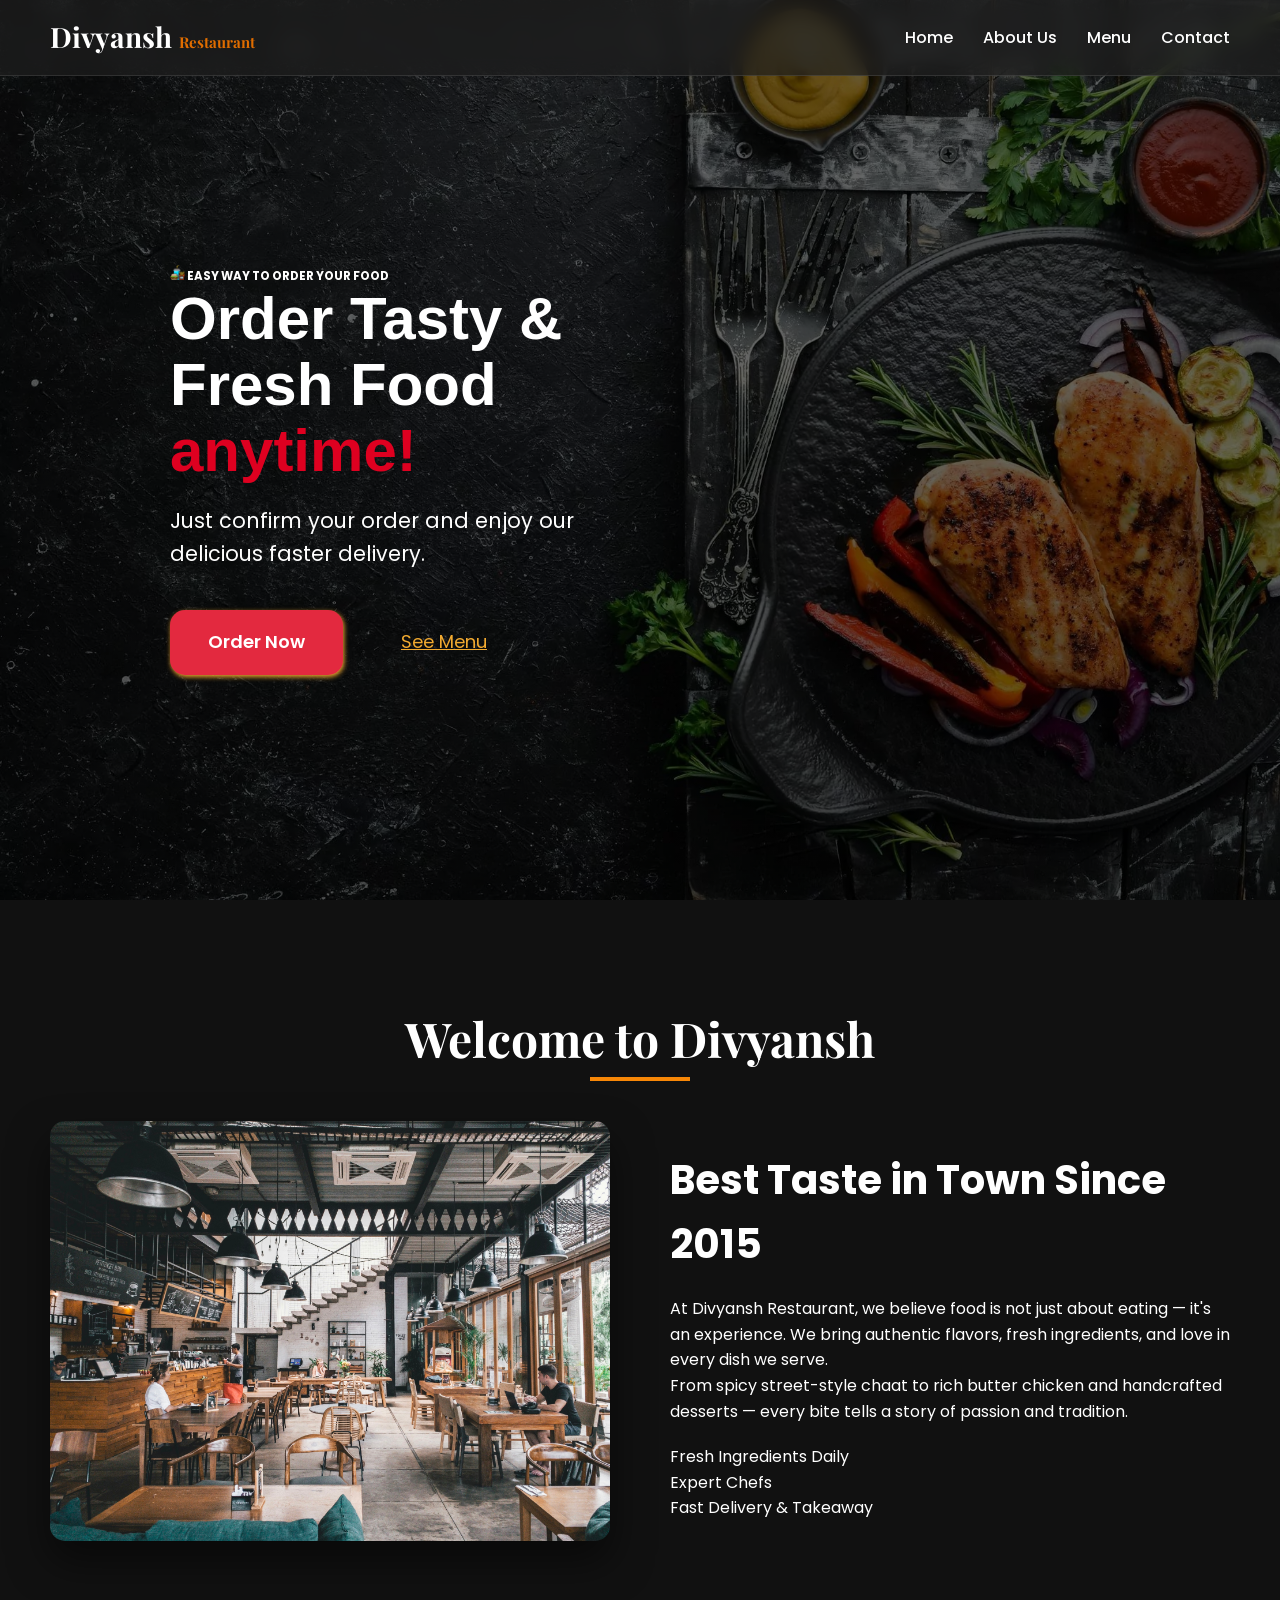
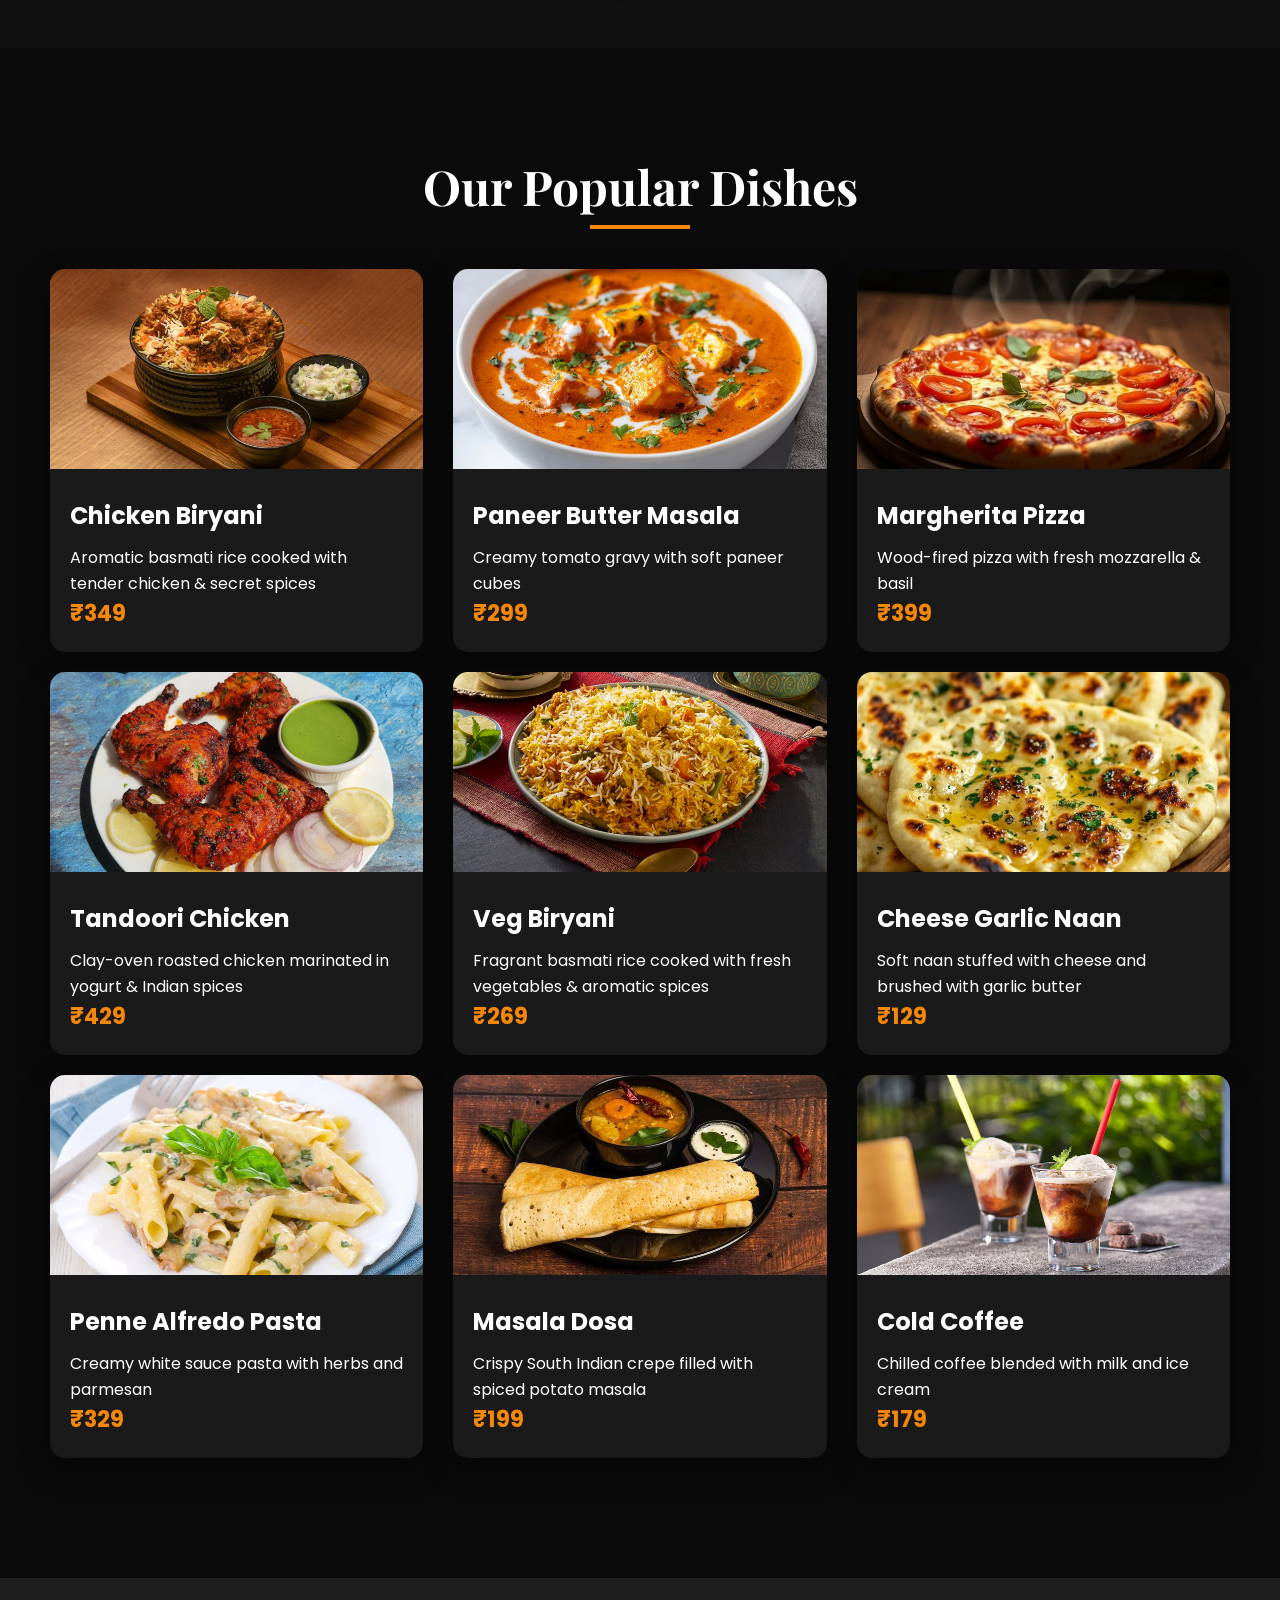
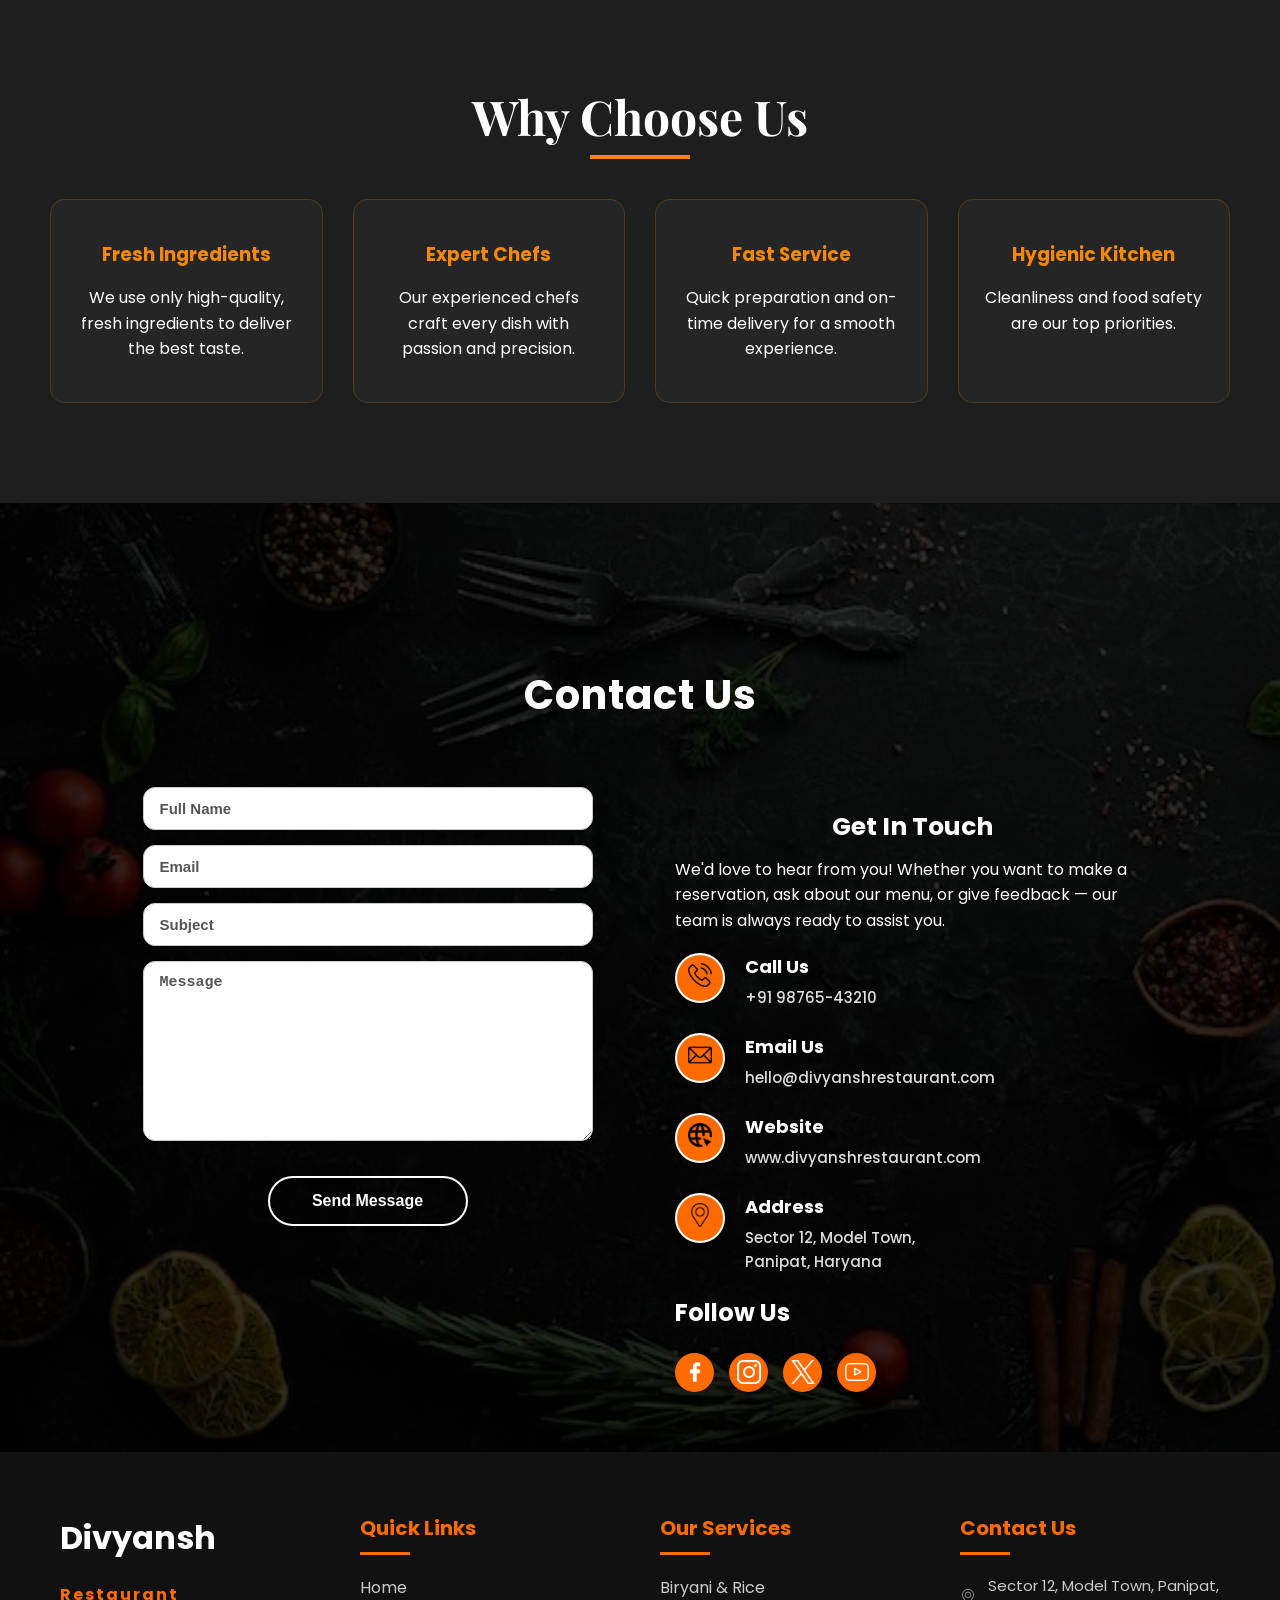
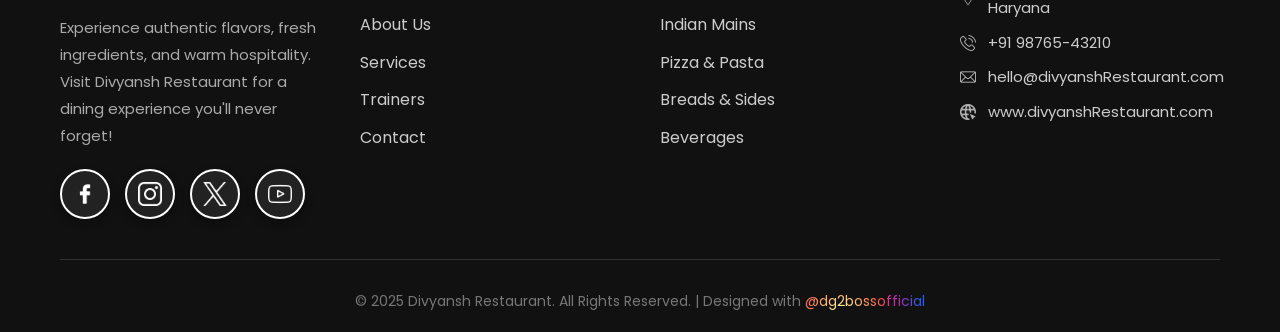
<file: index.html>
<!DOCTYPE html>
<html lang="en">
<head>
    <meta charset="UTF-8">
    <meta name="viewport" content="width=device-width, initial-scale=1.0">
    <title>Divyansh Restaurant</title>
    <link rel="stylesheet" href="css/style.css">
    <link href="https://fonts.googleapis.com/css2?family=Playfair+Display:wght@700&family=Poppins:wght@400;500;600&display=swap" rel="stylesheet">
</head>
<body>

    <header class="navbar">
        <div class="logo">
            <h1>Divyansh <span class="logo-span">Restaurant</span></h1>
        </div>
    
        <nav class="nav-menu">
            <ul class="nav-ul">
                <li class="nav-li"><a href="index.html">Home</a></li>
                <li class="nav-li"><a href="About.html">About Us</a></li>
                <li class="nav-li"><a href="menu.html">Menu</a></li>
                <li class="nav-li"><a href="contact.html">Contact</a></li>
            </ul>
        </nav>
    
        <div class="hamburger">
            <span></span>
            <span></span>
            <span></span>
        </div>
    </header>

    <section id="home" class="home">
        <div class="hero-cantaner">
            <div class="hero">
                <div class="hero-container">
                    <h3><img src="image/fast-food.png" alt="Food" width="15px"> EASY WAY TO ORDER YOUR FOOD</h3>
                    <h1>Order Tasty & <br>Fresh Food <br><span class="hero-span">anytime!</span></h1>
                    <p>Just confirm your order and enjoy our <br>delicious faster delivery.</p>
                    <div class="hero-container-btn">
                        <a href="#" class="hero-btn1">Order Now</a>
                        <a href="#" class="hero-btn2">See Menu</a>
                    </div>
                </div>
            </div>
        </div>
    </section>

    <section id="about" class="about">
        <h2 class="section-title">Welcome to Divyansh</h2>
        <div class="about-content">
            <div class="about-img">
                <img src="image/Town.avif" alt="Restaurant Interior">
            </div>
            <div class="about-text">
                <h3>Best Taste in Town Since 2015</h3>
                <p>At Divyansh Restaurant, we believe food is not just about eating — it's an experience. We bring authentic flavors, fresh ingredients, and love in every dish we serve.</p>
                <p>From spicy street-style chaat to rich butter chicken and handcrafted desserts — every bite tells a story of passion and tradition.</p>
                <ul class="about-ul" style="margin-top: 20px; list-style: none;">
                    <li><i class="fas fa-check-circle" style="color: var(--primary-color);"></i> Fresh Ingredients Daily</li>
                    <li><i class="fas fa-check-circle" style="color: var(--primary-color);"></i> Expert Chefs</li>
                    <li><i class="fas fa-check-circle" style="color: var(--primary-color);"></i> Fast Delivery & Takeaway</li>
                </ul>
            </div>
        </div>
    </section>

    <section id="menu" class="menu">
        <h2 class="section-title">Our Popular Dishes</h2>
        <div class="menu-grid">
            <div class="menu-item">
                <img src="image/Dishes/Biryani.jpg" alt="Biryani">
                <div class="menu-info">
                    <h4>Chicken Biryani</h4>
                    <p>Aromatic basmati rice cooked with tender chicken & secret spices</p>
                    <span class="price">₹349</span>
                </div>
            </div>
            <div class="menu-item">
                <img src="image/Dishes/PaneerButterMasala.jpg" alt="Paneer">
                <div class="menu-info">
                    <h4>Paneer Butter Masala</h4>
                    <p>Creamy tomato gravy with soft paneer cubes</p>
                    <span class="price">₹299</span>
                </div>
            </div>
            <div class="menu-item">
                <img src="image/Dishes/Margherita.jpg" alt="Pizza">
                <div class="menu-info">
                    <h4>Margherita Pizza</h4>
                    <p>Wood-fired pizza with fresh mozzarella & basil</p>
                    <span class="price">₹399</span>
                </div>
            </div>
        </div>

        <div class="menu-grid">
            <div class="menu-item">
                <img src="image/Dishes/TandooriChicken.jpg" alt="Biryani">
                <div class="menu-info">
                    <h4>Tandoori Chicken</h4>
                    <p>Clay-oven roasted chicken marinated in yogurt & Indian spices</p>
                    <span class="price">₹429</span>
                </div>
            </div>
            <div class="menu-item">
                <img src="image/Dishes/vegBiryani.jpg" alt="Paneer">
                <div class="menu-info">
                    <h4>Veg Biryani</h4>
                    <p>Fragrant basmati rice cooked with fresh vegetables & aromatic spices</p>
                    <span class="price">₹269</span>
                </div>
            </div>
            <div class="menu-item">
                <img src="image/Dishes/CheeseGarlicNaan.jpg" alt="Pizza">
                <div class="menu-info">
                    <h4>Cheese Garlic Naan</h4>
                    <p>Soft naan stuffed with cheese and brushed with garlic butter</p>
                    <span class="price">₹129</span>
                </div>
            </div>
        </div>

        <div class="menu-grid">
            <div class="menu-item">
                <img src="image/Dishes/PenneAlfredoPasta.jpg" alt="Biryani">
                <div class="menu-info">
                    <h4>Penne Alfredo Pasta</h4>
                    <p>Creamy white sauce pasta with herbs and parmesan</p>
                    <span class="price">₹329</span>
                </div>
            </div>
            <div class="menu-item">
                <img src="image/Dishes/MasalaDosa.jpg" alt="Paneer">
                <div class="menu-info">
                    <h4>Masala Dosa</h4>
                    <p>Crispy South Indian crepe filled with spiced potato masala</p>
                    <span class="price">₹199</span>
                </div>
            </div>
            <div class="menu-item">
                <img src="image/Dishes/ColdCoffee.jpg" alt="Pizza">
                <div class="menu-info">
                    <h4>Cold Coffee</h4>
                    <p>Chilled coffee blended with milk and ice cream</p>
                    <span class="price">₹179</span>
                </div>
            </div>
        </div>
    </section>

    <section id="choose" class="choose" role="region" aria-labelledby="choose-title">
        <h2 id="choose-title" class="section-title">Why Choose Us</h2>
    
        <div class="choose-container">
            <article class="choose-box">
                <h3>Fresh Ingredients</h3>  
                <p>We use only high-quality, fresh ingredients to deliver the best taste.</p>
            </article>
    
            <article class="choose-box">
                <h3>Expert Chefs</h3>
                <p>Our experienced chefs craft every dish with passion and precision.</p>
            </article>
    
            <article class="choose-box">
                <h3>Fast Service</h3>
                <p>Quick preparation and on-time delivery for a smooth experience.</p>
            </article>
    
            <article class="choose-box">
                <h3>Hygienic Kitchen</h3>
                <p>Cleanliness and food safety are our top priorities.</p>
            </article>
        </div>
    </section>

    <section id="contact" class="contact">
        <div class="contact-title">
            <h1>Contact Us</h1>
        </div>
    
        <div class="form-and-address-container">
            <div class="form-wrapper">
                <form class="contact-form">
                    <div class="form-inputs">
                        <input type="text" placeholder="Full Name" required>
                        <input type="email" placeholder="Email" required>
                        <input type="text" placeholder="Subject">
                        <textarea placeholder="Message" required></textarea>
                        <input type="submit" value="Send Message">
                    </div>
                </form>
            </div>
    
            <div class="address-wrapper">
                <div class="address-container">
                    <div class="address-title-text">
                        <h1>Get In Touch</h1>
                        <p>We'd love to hear from you! Whether you want to make a reservation, ask about our menu, or give feedback — our team is always ready to assist you.</p>
                    </div>
    
                    <div class="address-info">
                        <div class="address-info-call">
                            <div class="Icons-phone-call-img">
                                <a href="tel:+919876543210" target="_blank"><img src="image/Icons/phone-call.png" alt="Call Us: +91 98765-43210" width="35px"></a>
                            </div>
                            <div class="address-info-call-content">
                                <h2 clas>Call Us</h2>
                                <h5>+91 98765-43210</h5>
                            </div>
                        </div>
    
                        <div class="address-info-email">
                            <div class="Icons-Email-img">
                                <a href="mailto:hello@divyanshrestaurant.com" target="_blank"><img src="image/Icons/mail.png" alt="Email Us: hello@divyanshrestaurant.com" width="35px"></a>
                            </div>
                            <div class="Icons-Email-content">
                                <h2>Email Us</h2>
                                <h5>hello@divyanshrestaurant.com</h5>
                            </div>
                        </div>
    
                        <div class="address-info-website">
                            <div class="address-info-Website-img">
                                <a href="www.divyanshrestaurant.com" target="_blank"><img src="image/Icons/domain.png" alt="Website: www.divyanshrestaurant.com" width="35px"></a>
                            </div>
                            <div class="Icons-Email-website-content">
                                <h2>Website</h2>
                                <h5>www.divyanshrestaurant.com</h5>
                            </div>
                        </div>
    
                        <div class="address-info-address">
                            <div class="address-info-Address-img">
                                <a href="https://maps.app.goo.gl/YkQxFHU9FPhchEPM9" target="_blank"><img src="image/Icons/pin.png" alt="Address: Sector 12, Model Town, Panipat, Haryana" width="35px"></a>
                            </div>
                            <div class="Icons-Email-website-Address">
                                <h2>Address</h2>
                                <h5>Sector 12, Model Town, Panipat, Haryana</h5>
                            </div>
                        </div>
                    </div>
                    <div class="follow-here">
                        <div class="follow-here-title">
                            <h1>Follow Us</h1>
                        </div>

                        <div class="social-links-follow">
                            <a class="social-links-link-ing-follow" href="#" aria-label="Facebook"><img src="image/Icons/facebook.png" alt="Facebook" width="30px"></a>
                            <a class="social-links-link-ing-follow" href="#" aria-label="Instagram"><img src="image/Icons/instagram.png" alt="Instagram" width="30px"></a>
                            <a class="social-links-link-ing-follow" href="#" aria-label="Twitter"><img src="image/Icons/twitter.png" alt="Twitter" width="30px"></a>
                            <a class="social-links-link-ing-follow" href="#" aria-label="YouTube"><img src="image/Icons/youtube.png" alt="YouTube" width="30px"></a>
                        </div>
                    </div>
                </div>
            </div>
        </div>
    </section>

    <footer class="footer">
        <div class="footer-container">
            <div class="footer-row">
                <div class="footer-col">
                    <div class="footer-logo">
                        <h1>Divyansh <span class="gym-text-footer">Restaurant</span></h1>
                    </div>
                    <p>Experience authentic flavors, fresh ingredients, and warm hospitality. Visit Divyansh Restaurant for a dining experience you'll never forget!</p>
                    <div class="social-links">
                        <a class="social-links-link-ing" href="#" aria-label="Facebook"><img src="image/Icons/facebook.png" alt="Facebook" width="30px"></a>
                        <a class="social-links-link-ing" href="#" aria-label="Instagram"><img src="image/Icons/instagram.png" alt="Instagram" width="30px"></a>
                        <a class="social-links-link-ing" href="#" aria-label="Twitter"><img src="image/Icons/twitter.png" alt="Twitter" width="30px"></a>
                        <a class="social-links-link-ing" href="#" aria-label="YouTube"><img src="image/Icons/youtube.png" alt="YouTube" width="30px"></a>
                    </div>
                </div>
    
                <div class="footer-col">
                    <h3>Quick Links</h3>
                    <ul>
                        <li><a href="#home">Home</a></li>
                        <li><a href="#About">About Us</a></li>
                        <li><a href="#Services">Services</a></li>
                        <li><a href="#trainers-info">Trainers</a></li>
                        <li><a href="#contact">Contact</a></li>
                    </ul>
                </div>
    
                <div class="footer-col">
                    <h3>Our Services</h3>
                    <ul>
                         <li><a href="menu.html">Biryani & Rice</a></li>
                         <li><a href="menu.html">Indian Mains</a></li>
                         <li><a href="menu.html">Pizza & Pasta</a></li>
                         <li><a href="menu.html">Breads & Sides</a></li>
                         <li><a href="menu.html">Beverages</a></li>
                    </ul>
                </div>
    
                <div class="footer-col">
                    <h3>Contact Us</h3>
                    <ul class="footer-contact-list">
                        <li>
                            <a href="https://maps.app.goo.gl/YkQxFHU9FPhchEPM9" target="_blank" class="contact-link">
                                <img src="image/Icons/pin.png" alt="Location" width="16" height="16">
                                <span>Sector 12, Model Town, Panipat, Haryana</span>
                            </a>
                        </li>
                        <li>
                            <a href="tel:+1232451234" class="contact-link">
                                <img src="image/Icons/phone-call.png" alt="Phone" width="16" height="16">
                                <span>+91 98765-43210</span>
                            </a>
                        </li>
                        <li>
                            <a href="mailto:hello@divyanshrestaurant.com" class="contact-link">
                                <img src="image/Icons/mail.png" alt="Email" width="16" height="16">
                                <span>hello@divyanshRestaurant.com</span>
                            </a>
                        </li>
                        <li>
                            <a href="https://www.divyanshgym.com" target="_blank" class="contact-link">
                                <img src="image/Icons/domain.png" alt="Website" width="16" height="16">
                                <span>www.divyanshRestaurant.com</span>
                            </a>
                        </li>
                    </ul>
                </div>
            </div>
    
            <div class="footer-bottom">
                <p>&copy; 2025 Divyansh Restaurant. All Rights Reserved. | Designed with <a href="https://www.instagram.com/dg2bossofficial/" target="_blank" class="fa fa-instagram"> <spam class="dg2-insta">@dg2bossofficial</spam></a></p>
            </div>
        </div>
    </footer>
    <script src="js/navber.js"></script>
</body>
</html>
</file>
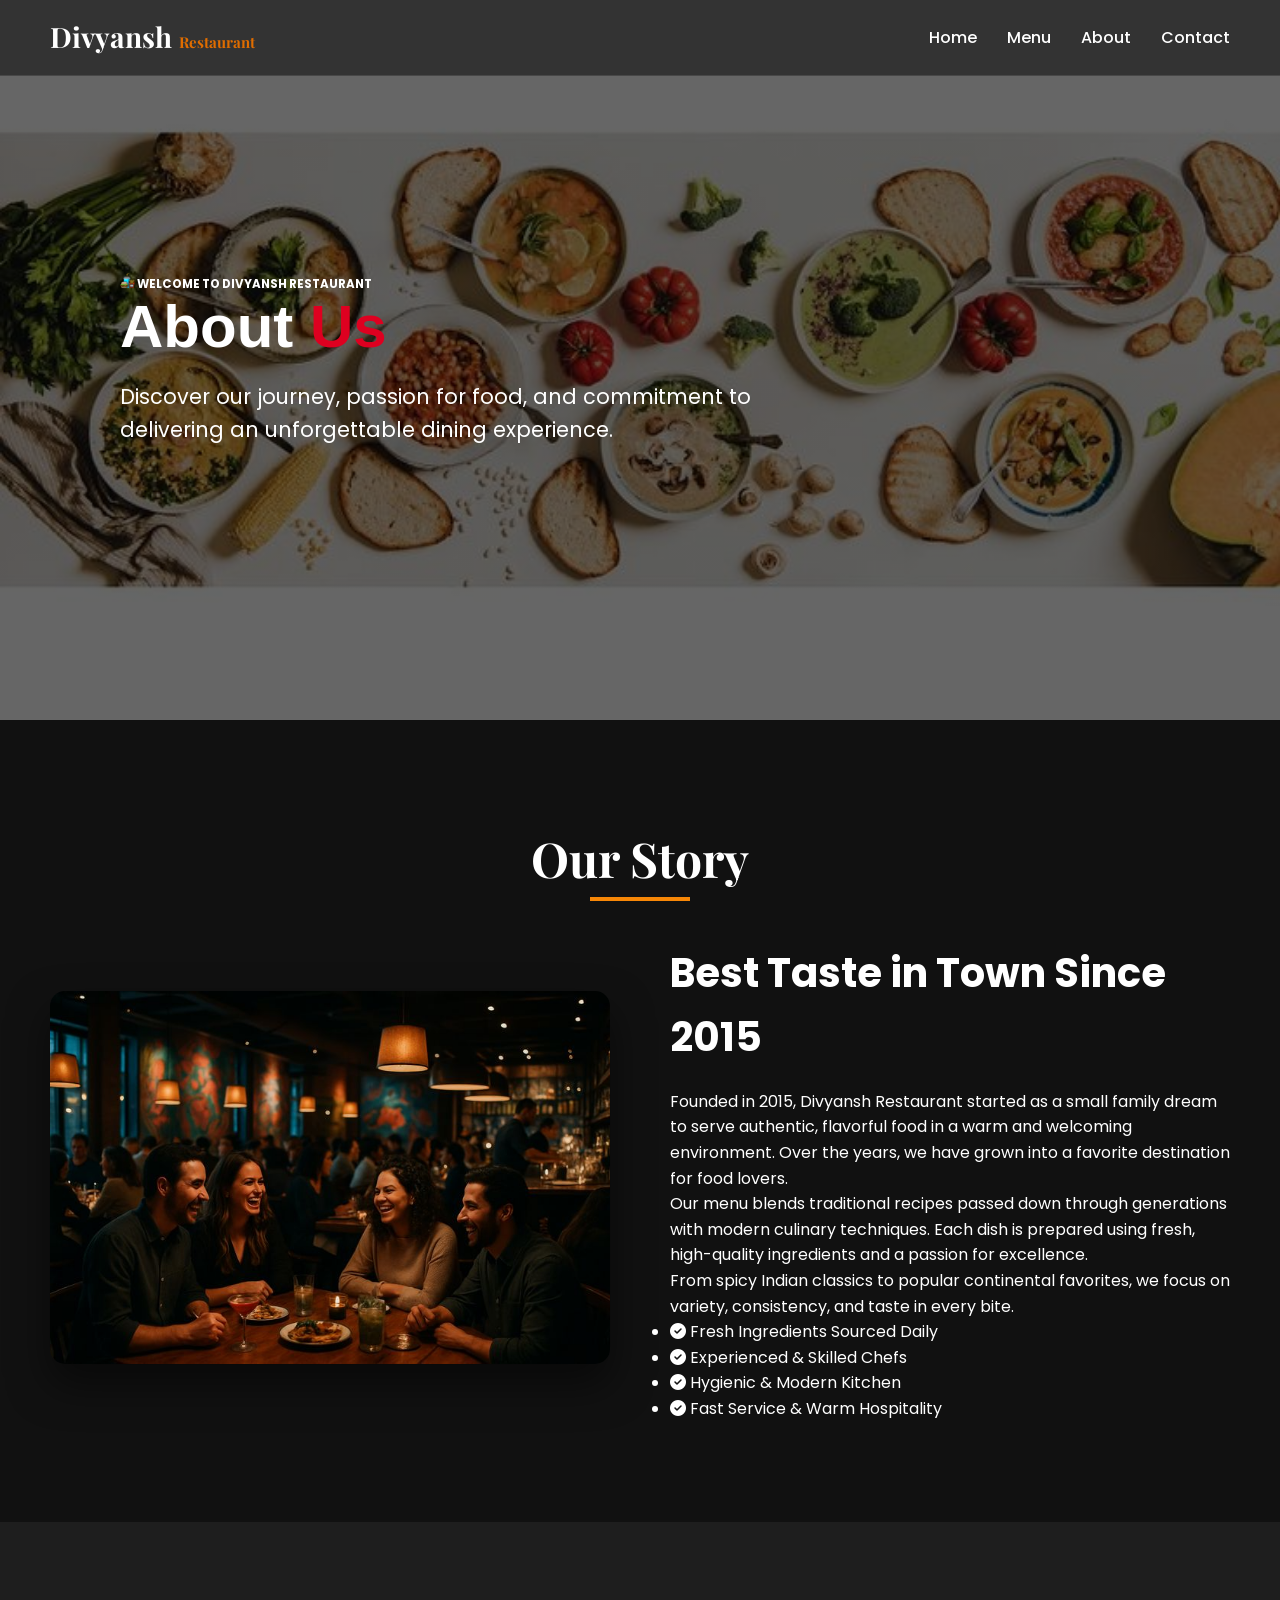
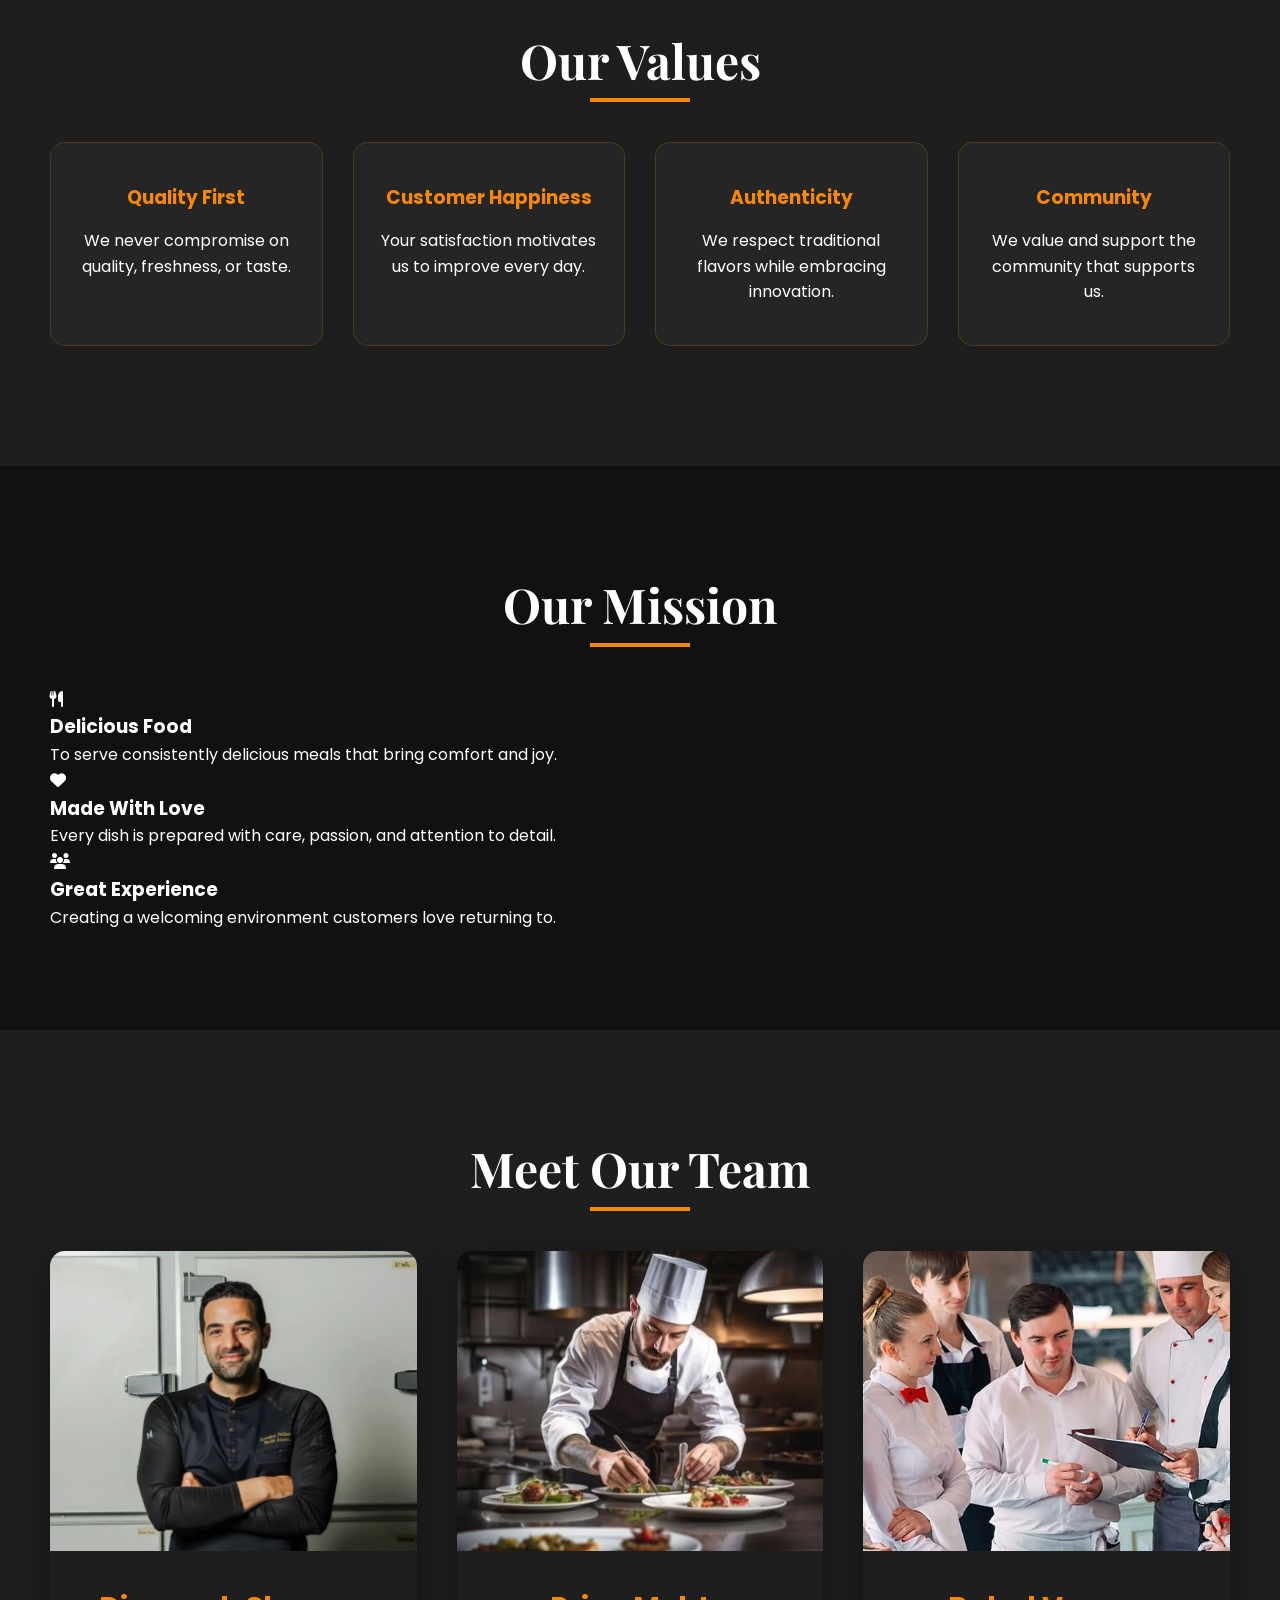
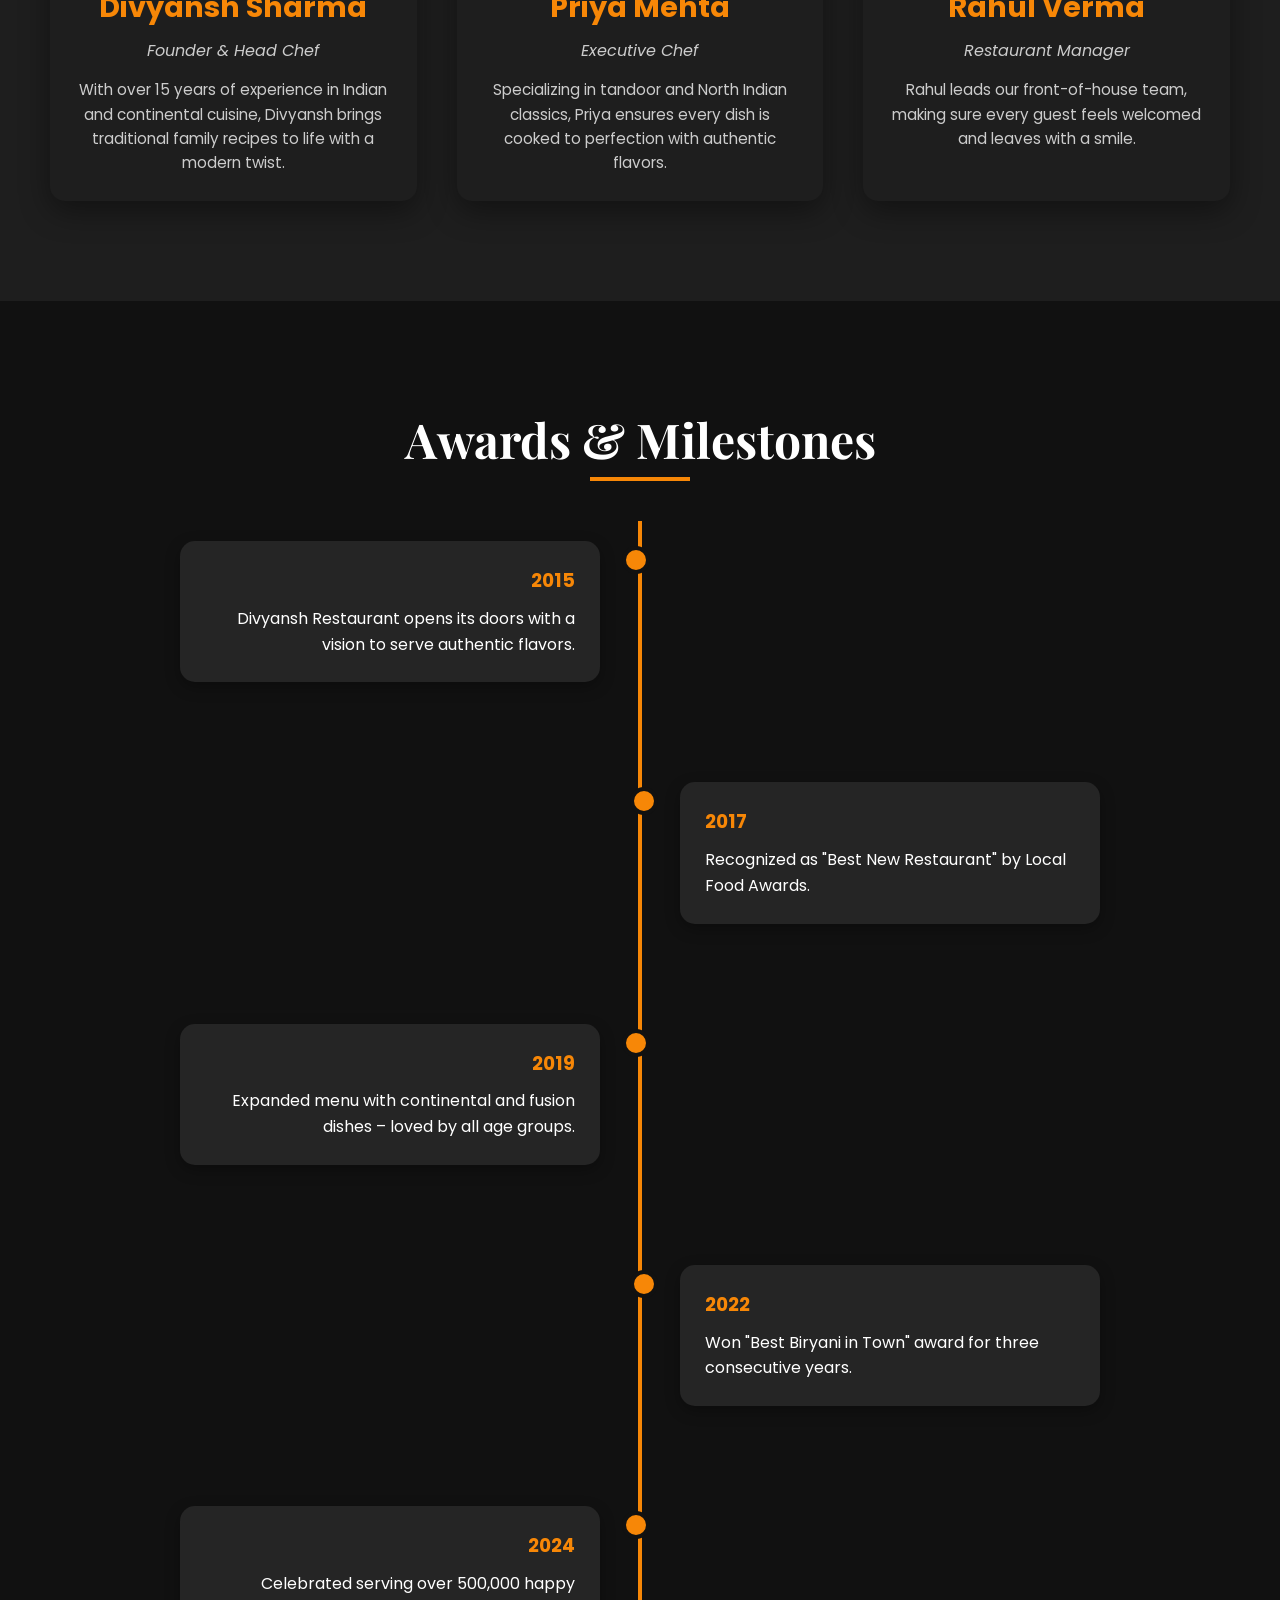
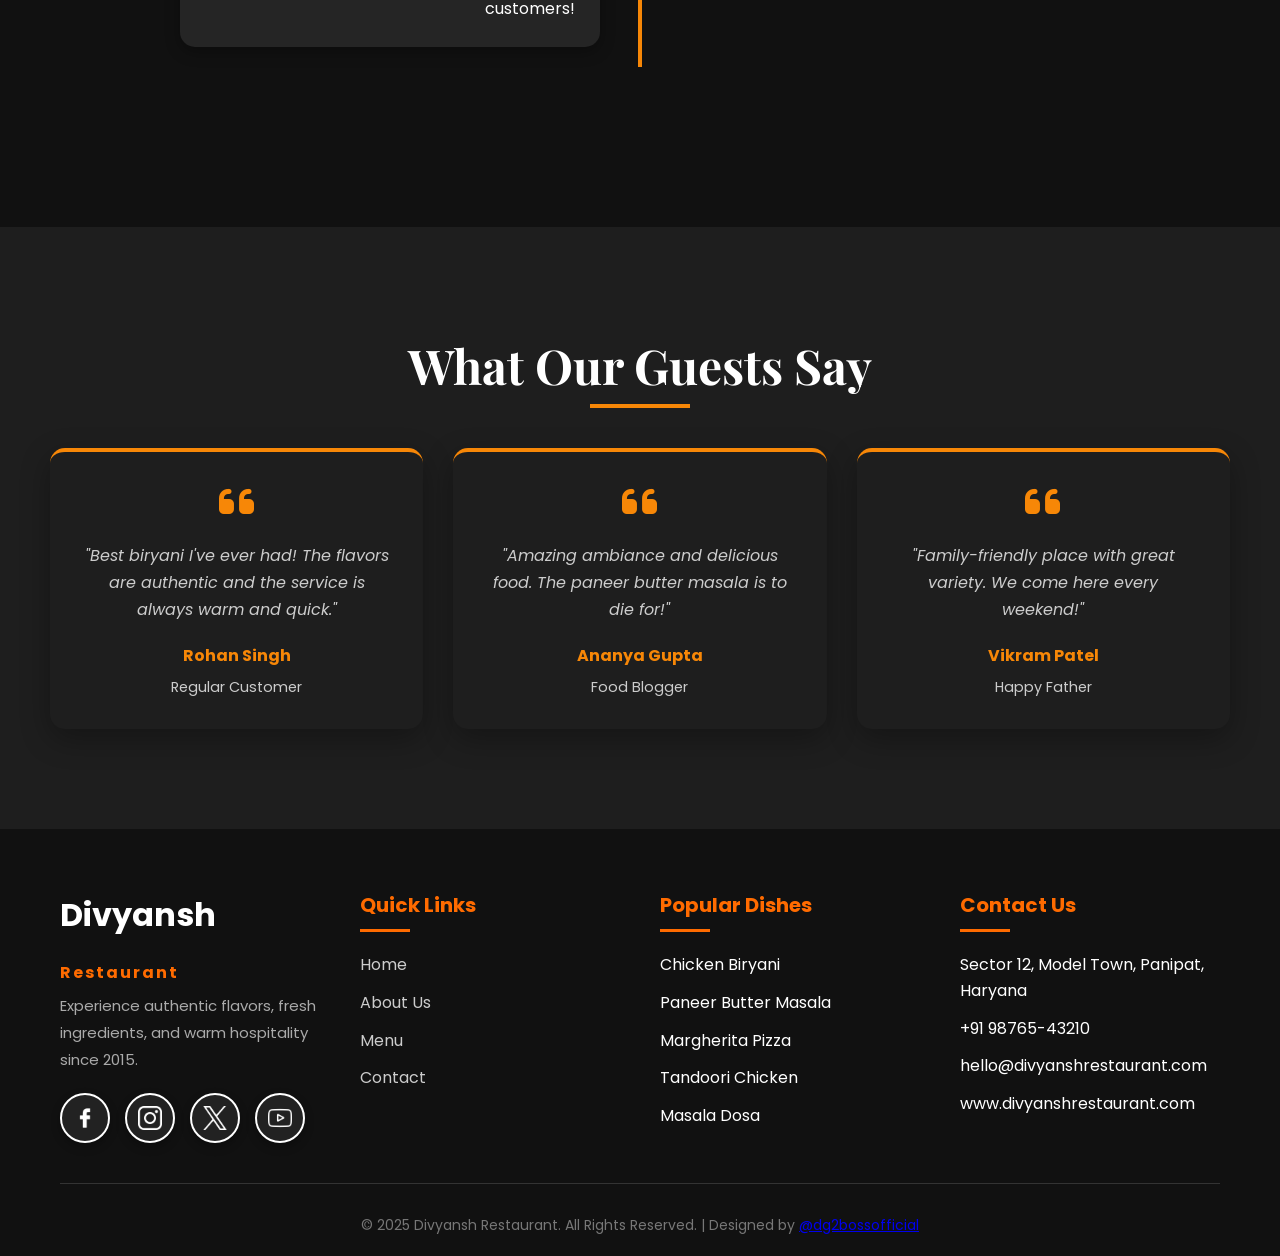
<file: About.html>
<!DOCTYPE html>
<html lang="en">
<head>
    <meta charset="UTF-8">
    <meta name="viewport" content="width=device-width, initial-scale=1.0">
    <title>About Us - Divyansh Restaurant</title>
    <link rel="stylesheet" href="css/style.css">
    <link rel="stylesheet" href="css/about.css">
    <link href="https://fonts.googleapis.com/css2?family=Playfair+Display:wght@700&family=Poppins:wght@400;500;600&display=swap" rel="stylesheet">
    <link rel="stylesheet" href="https://cdnjs.cloudflare.com/ajax/libs/font-awesome/6.4.0/css/all.min.css">
</head>
<body>
    <header class="navbar">
        <div class="logo">
            <h1>Divyansh <span class="logo-span">Restaurant</span></h1>
        </div>
    
        <nav class="nav-menu">
            <ul class="nav-ul">
                <li class="nav-li"><a href="index.html">Home</a></li>
                <li class="nav-li"><a href="menu.html">Menu</a></li>
                <li class="nav-li"><a href="#about-hero">About</a></li>
                <li class="nav-li"><a href="contact.html">Contact</a></li>
            </ul>
        </nav>
    
        <div class="hamburger">
            <span></span>
            <span></span>
            <span></span>
        </div>
    </header>

    <section id="about-hero" class="about-hero">
        <div class="hero-cantaner">
            <div class="hero">
                <div class="hero-container">
                    <h3>
                        <img src="image/fast-food.png" alt="Food" width="15">
                        WELCOME TO DIVYANSH RESTAURANT
                    </h3>
                    <h1>About <span class="hero-span">Us</span></h1>
                    <p>
                        Discover our journey, passion for food, and commitment to delivering
                        an unforgettable dining experience.
                    </p>
                </div>
            </div>
        </div>
    </section>

    <section class="about-main">
        <h2 class="section-title">Our Story</h2>
    
        <div class="about-content">
            <div class="about-img">
                <img src="image/Town-about.jpg" alt="Divyansh Restaurant Interior">
            </div>
    
            <div class="about-text">
                <h3>Best Taste in Town Since 2015</h3>
    
                <p>
                    Founded in 2015, Divyansh Restaurant started as a small family dream
                    to serve authentic, flavorful food in a warm and welcoming environment.
                    Over the years, we have grown into a favorite destination for food lovers.
                </p>
    
                <p>
                    Our menu blends traditional recipes passed down through generations
                    with modern culinary techniques. Each dish is prepared using fresh,
                    high-quality ingredients and a passion for excellence.
                </p>
    
                <p>
                    From spicy Indian classics to popular continental favorites,
                    we focus on variety, consistency, and taste in every bite.
                </p>
    
                <ul class="about-list">
                    <li><i class="fas fa-check-circle"></i> Fresh Ingredients Sourced Daily</li>
                    <li><i class="fas fa-check-circle"></i> Experienced & Skilled Chefs</li>
                    <li><i class="fas fa-check-circle"></i> Hygienic & Modern Kitchen</li>
                    <li><i class="fas fa-check-circle"></i> Fast Service & Warm Hospitality</li>
                </ul>
            </div>
        </div>
    </section>

    <section class="choose about-choose">
        <h2 class="section-title">Our Values</h2>
        <div class="choose-container">
            <article class="choose-box">
                <h3>Quality First</h3>
                <p>We never compromise on quality, freshness, or taste.</p>
            </article>
    
            <article class="choose-box">
                <h3>Customer Happiness</h3>
                <p>Your satisfaction motivates us to improve every day.</p>
            </article>
    
            <article class="choose-box">
                <h3>Authenticity</h3>
                <p>We respect traditional flavors while embracing innovation.</p>
            </article>
    
            <article class="choose-box">
                <h3>Community</h3>
                <p>We value and support the community that supports us.</p>
            </article>
        </div>
    </section>

    <section class="about-mission">
        <h2 class="section-title">Our Mission</h2>
    
        <div class="mission-content">
            <div class="mission-box">
                <i class="fas fa-utensils"></i>
                <h3>Delicious Food</h3>
                <p>
                    To serve consistently delicious meals that bring comfort and joy.
                </p>
            </div>
    
            <div class="mission-box">
                <i class="fas fa-heart"></i>
                <h3>Made With Love</h3>
                <p>
                    Every dish is prepared with care, passion, and attention to detail.
                </p>
            </div>
    
            <div class="mission-box">
                <i class="fas fa-users"></i>
                <h3>Great Experience</h3>
                <p>
                    Creating a welcoming environment customers love returning to.
                </p>
            </div>
        </div>
    </section>

    <section class="team-section">
        <h2 class="section-title">Meet Our Team</h2>
    
        <div class="team-container">
            <div class="team-member">
                <img src="image/Team/chef1.jpg" alt="Head Chef Divyansh">
                <div class="team-info">
                    <h3>Divyansh Sharma</h3>
                    <span>Founder & Head Chef</span>
                    <p>With over 15 years of experience in Indian and continental cuisine, Divyansh brings traditional family recipes to life with a modern twist.</p>
                </div>
            </div>
    
            <div class="team-member">
                <img src="image/Team/chef2.jpg" alt="Chef Priya">
                <div class="team-info">
                    <h3>Priya Mehta</h3>
                    <span>Executive Chef</span>
                    <p>Specializing in tandoor and North Indian classics, Priya ensures every dish is cooked to perfection with authentic flavors.</p>
                </div>
            </div>
    
            <div class="team-member">
                <img src="image//Team/chef3.jpg" alt="Manager Rahul">
                <div class="team-info">
                    <h3>Rahul Verma</h3>
                    <span>Restaurant Manager</span>
                    <p>Rahul leads our front-of-house team, making sure every guest feels welcomed and leaves with a smile.</p>
                </div>
            </div>
        </div>
    </section>

    <section class="awards-section">
        <h2 class="section-title">Awards & Milestones</h2>
    
        <div class="timeline">
            <div class="timeline-item">
                <div class="timeline-content">
                    <h3>2015</h3>
                    <p>Divyansh Restaurant opens its doors with a vision to serve authentic flavors.</p>
                </div>
            </div>
            <div class="timeline-item">
                <div class="timeline-content">
                    <h3>2017</h3>
                    <p>Recognized as "Best New Restaurant" by Local Food Awards.</p>
                </div>
            </div>
            <div class="timeline-item">
                <div class="timeline-content">
                    <h3>2019</h3>
                    <p>Expanded menu with continental and fusion dishes – loved by all age groups.</p>
                </div>
            </div>
            <div class="timeline-item">
                <div class="timeline-content">
                    <h3>2022</h3>
                    <p>Won "Best Biryani in Town" award for three consecutive years.</p>
                </div>
            </div>
            <div class="timeline-item">
                <div class="timeline-content">
                    <h3>2024</h3>
                    <p>Celebrated serving over 500,000 happy customers!</p>
                </div>
            </div>
        </div>
    </section>
    
    <section class="testimonials">
        <h2 class="section-title">What Our Guests Say</h2>  
    
        <div class="testimonial-container">
            <div class="testimonial-card">
                <i class="fas fa-quote-left"></i>
                <p>"Best biryani I've ever had! The flavors are authentic and the service is always warm and quick."</p>
                <h4>Rohan Singh</h4>
                <span>Regular Customer</span>
            </div>
    
            <div class="testimonial-card">
                <i class="fas fa-quote-left"></i>
                <p>"Amazing ambiance and delicious food. The paneer butter masala is to die for!"</p>
                <h4>Ananya Gupta</h4>
                <span>Food Blogger</span>
            </div>
    
            <div class="testimonial-card">
                <i class="fas fa-quote-left"></i>
                <p>"Family-friendly place with great variety. We come here every weekend!"</p>
                <h4>Vikram Patel</h4>
                <span>Happy Father</span>
            </div>
        </div>
    </section>

    <footer class="footer">
        <div class="footer-container">
            <div class="footer-row">
    
                <div class="footer-col">
                    <h1>Divyansh <span class="gym-text-footer">Restaurant</span></h1>
                    <p>
                        Experience authentic flavors, fresh ingredients,
                        and warm hospitality since 2015.
                    </p>
    
                    <div class="social-links">
                        <a href="#"><img src="image/Icons/facebook.png" alt="Facebook" width="30"></a>
                        <a href="#"><img src="image/Icons/instagram.png" alt="Instagram" width="30"></a>
                        <a href="#"><img src="image/Icons/twitter.png" alt="Twitter" width="30"></a>
                        <a href="#"><img src="image/Icons/youtube.png" alt="YouTube" width="30"></a>
                    </div>
                </div>
    
                <div class="footer-col">
                    <h3>Quick Links</h3>
                    <ul>
                        <li><a href="index.html">Home</a></li>
                        <li><a href="About.html">About Us</a></li>
                        <li><a href="menu.html">Menu</a></li>
                        <li><a href="contact.html">Contact</a></li>
                    </ul>
                </div>
    
                <div class="footer-col">
                    <h3>Popular Dishes</h3>
                    <ul>
                        <li>Chicken Biryani</li>
                        <li>Paneer Butter Masala</li>
                        <li>Margherita Pizza</li>
                        <li>Tandoori Chicken</li>
                        <li>Masala Dosa</li>
                    </ul>
                </div>
    
                <div class="footer-col">
                    <h3>Contact Us</h3>
                    <ul class="footer-contact-list">
                        <li>Sector 12, Model Town, Panipat, Haryana</li>
                        <li>+91 98765-43210</li>
                        <li>hello@divyanshrestaurant.com</li>
                        <li>www.divyanshrestaurant.com</li>
                    </ul>
                </div>
    
            </div>
    
            <div class="footer-bottom">
                <p>
                    &copy; 2025 Divyansh Restaurant. All Rights Reserved.
                    | Designed by <a href="https://www.instagram.com/dg2bossofficial/" target="_blank">@dg2bossofficial</a>
                </p>
            </div>
        </div>
    </footer>
    <script src="js/navber.js"></script>
</body>
</html>
</file>
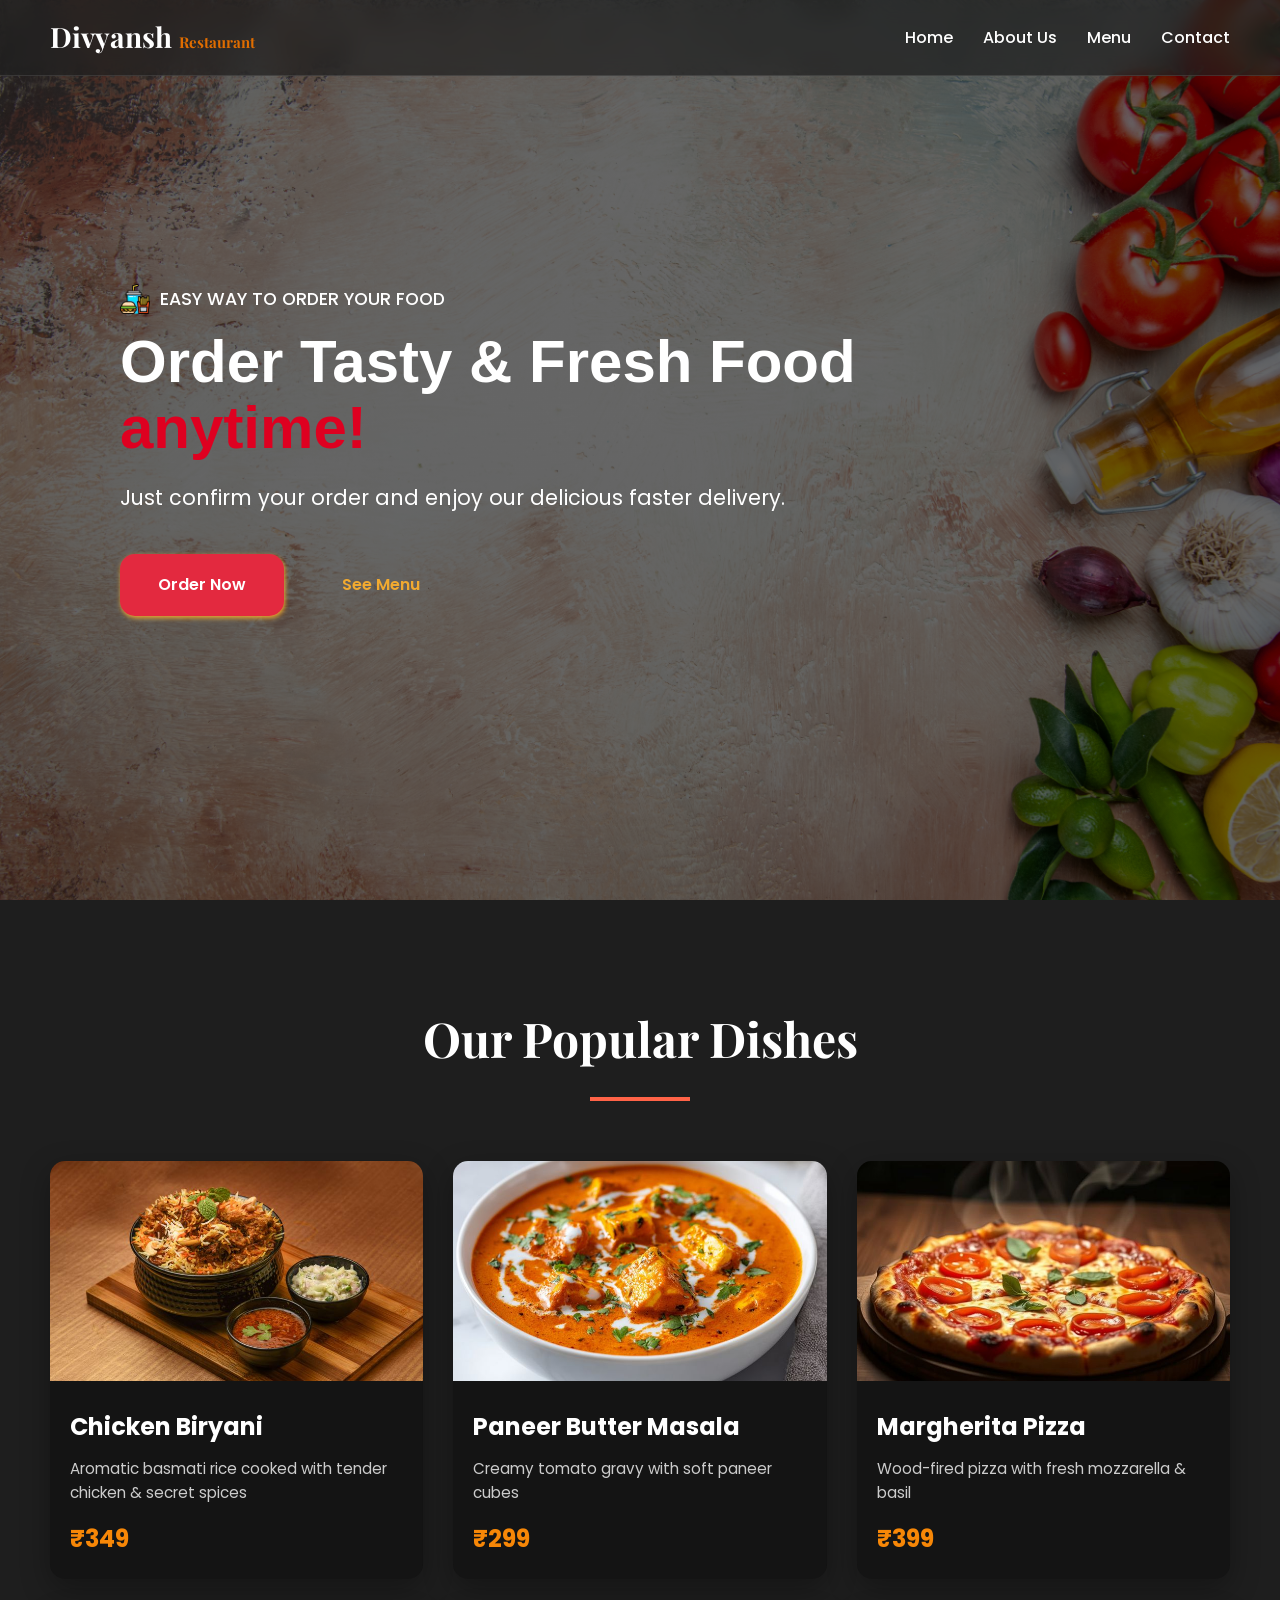
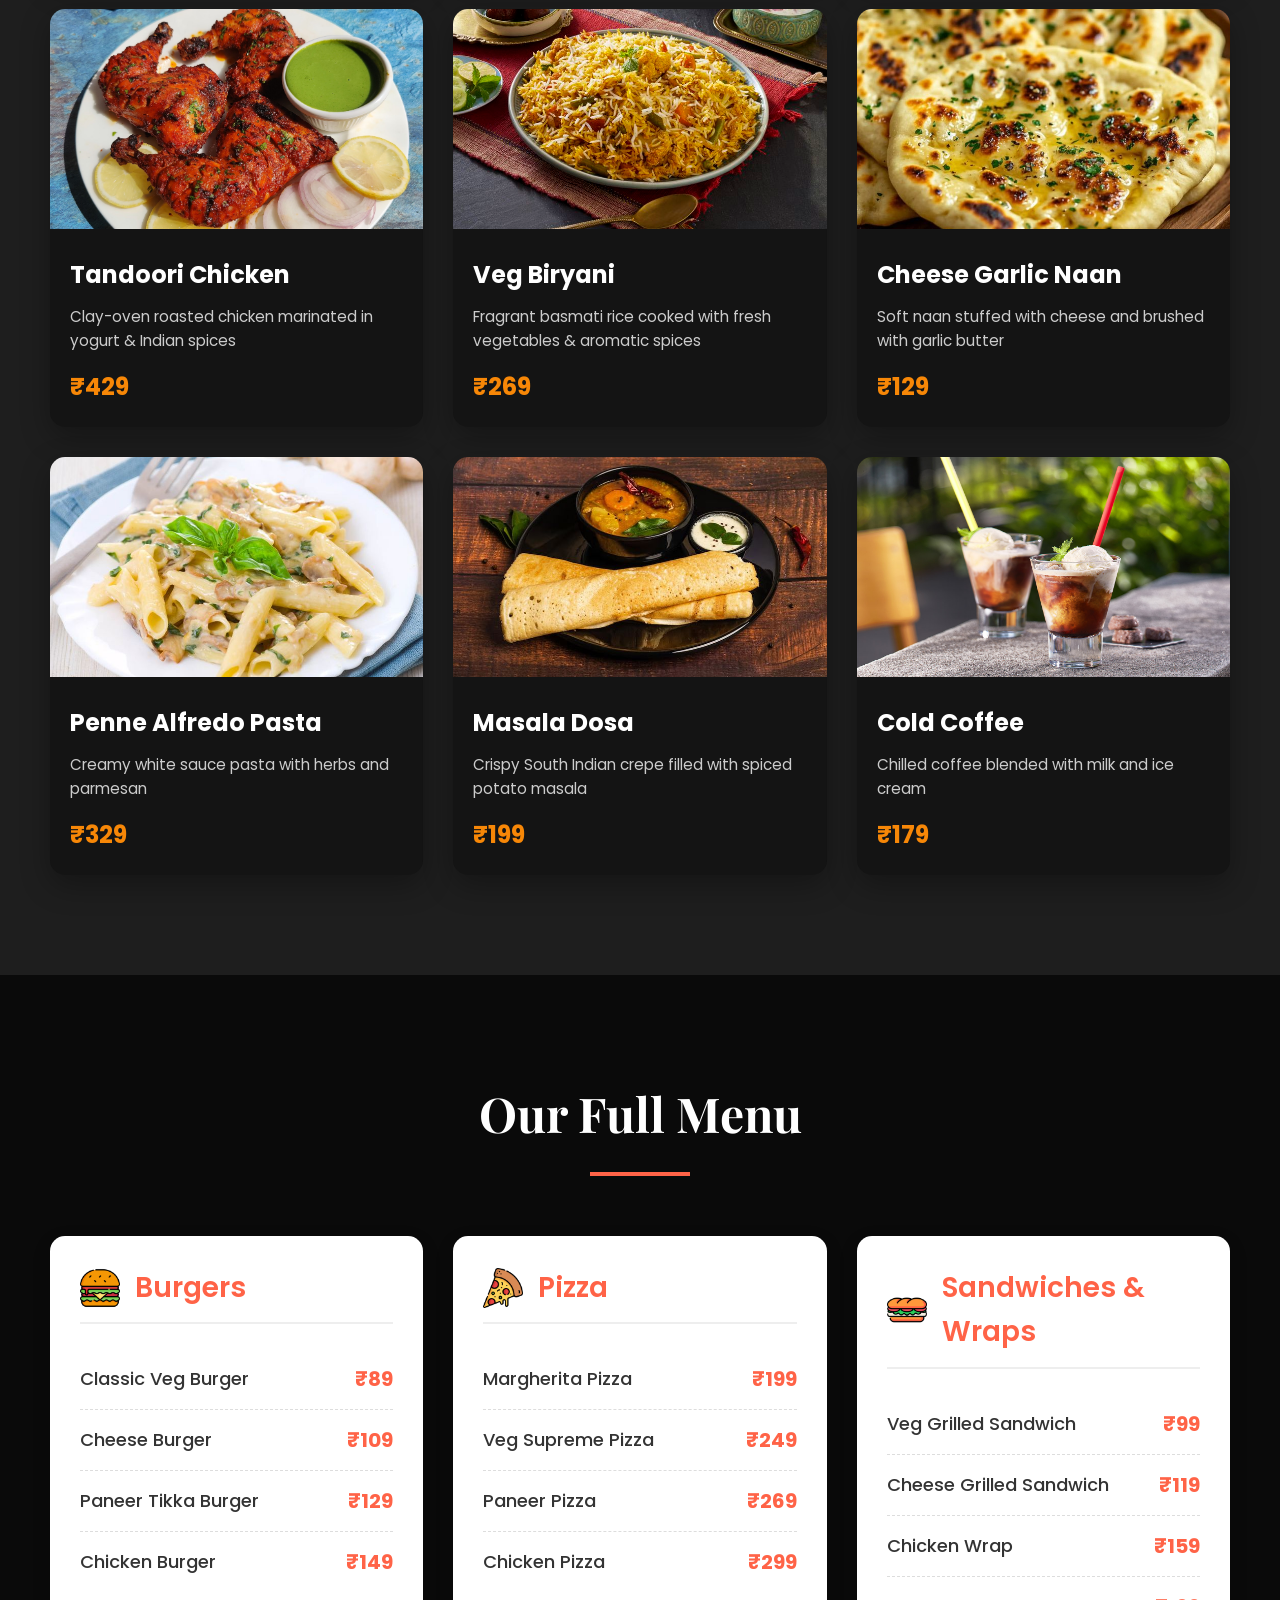
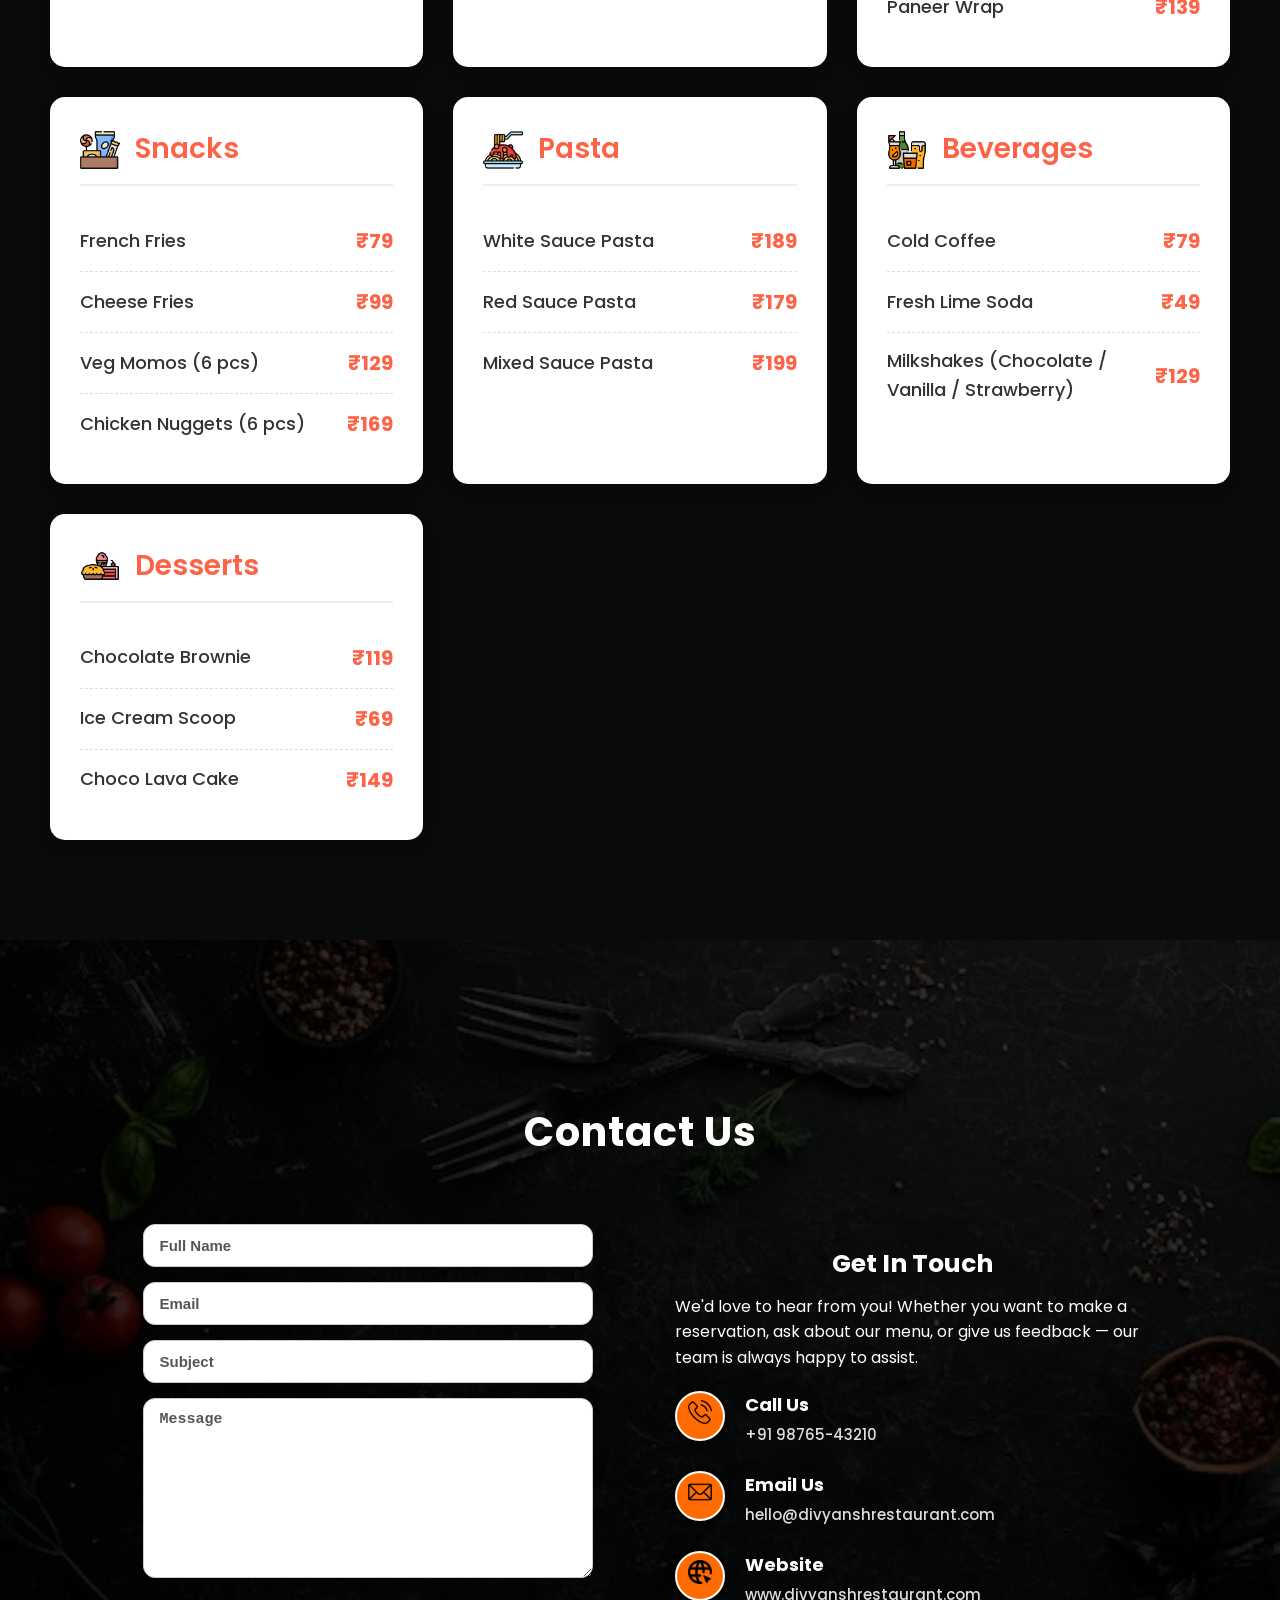
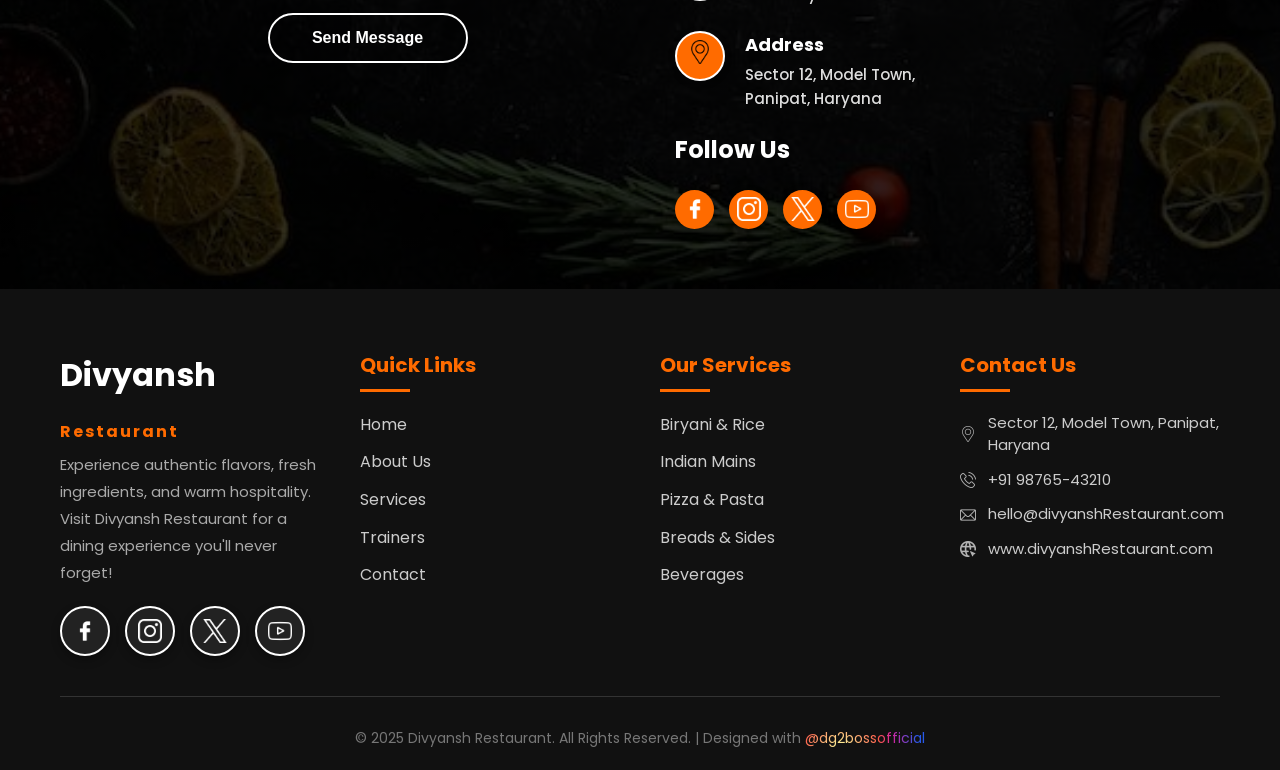
<file: menu.html>
<!DOCTYPE html>
<html lang="en">
<head>
    <meta charset="UTF-8">
    <meta name="viewport" content="width=device-width, initial-scale=1.0">
    <title>Menu | Divyansh Restaurant</title>
    <link href="https://fonts.googleapis.com/css2?family=Playfair+Display:wght@700&family=Poppins:wght@400;500;600&display=swap" rel="stylesheet">
    <link rel="stylesheet" href="css/style.css">
    <link rel="stylesheet" href="css/menu.css">
</head>
<body>

    <header class="navbar">
        <div class="logo">
            <h1>Divyansh <span class="logo-span">Restaurant</span></h1>
        </div>
    
        <nav class="nav-menu">
            <ul class="nav-ul">
                <li class="nav-li"><a href="index.html">Home</a></li>
                <li class="nav-li"><a href="About.html">About Us</a></li>
                <li class="nav-li"><a href="menu.html">Menu</a></li>
                <li class="nav-li"><a href="contact.html">Contact</a></li>
            </ul>
        </nav>
    
        <div class="hamburger">
            <span></span>
            <span></span>
            <span></span>
        </div>
    </header>

    <section id="home-menu" class="home-menu">
        <div class="hero-container-menu">
            <div class="hero-menu">
                <h3>
                    <img src="image/fast-food.png" alt="Food" width="30px"/> 
                    EASY WAY TO ORDER YOUR FOOD
                </h3>
    
                <h1>Order Tasty & Fresh Food <br>
                    <span class="hero-span-menu">anytime!</span>
                </h1>
    
                <p>Just confirm your order and enjoy our delicious faster delivery.</p>
    
                <div class="hero-container-btn-menu">
                    <a href="#" class="hero-btn1-menu">Order Now</a>
                    <a href="#" class="hero-btn2-menu">See Menu</a>
                </div>
            </div>
        </div>
    </section>


    <section class="menu-section">
        <h2 class="section-title-Dishes">Our Popular Dishes</h2>

        <div class="menu-grid">
            <div class="menu-item">
                <img src="image/Dishes/Biryani.jpg" alt="Chicken Biryani">
                <div class="menu-info">
                    <h4>Chicken Biryani</h4>
                    <p>Aromatic basmati rice cooked with tender chicken & secret spices</p>
                    <span class="price">₹349</span>
                </div>
            </div>

            <div class="menu-item">
                <img src="image/Dishes/PaneerButterMasala.jpg" alt="Paneer Butter Masala">
                <div class="menu-info">
                    <h4>Paneer Butter Masala</h4>
                    <p>Creamy tomato gravy with soft paneer cubes</p>
                    <span class="price">₹299</span>
                </div>
            </div>

            <div class="menu-item">
                <img src="image/Dishes/Margherita.jpg" alt="Margherita Pizza">
                <div class="menu-info">
                    <h4>Margherita Pizza</h4>
                    <p>Wood-fired pizza with fresh mozzarella & basil</p>
                    <span class="price">₹399</span>
                </div>
            </div>

            <div class="menu-item">
                <img src="image/Dishes/TandooriChicken.jpg" alt="Tandoori Chicken">
                <div class="menu-info">
                    <h4>Tandoori Chicken</h4>
                    <p>Clay-oven roasted chicken marinated in yogurt & Indian spices</p>
                    <span class="price">₹429</span>
                </div>
            </div>

            <div class="menu-item">
                <img src="image/Dishes/vegBiryani.jpg" alt="Veg Biryani">
                <div class="menu-info">
                    <h4>Veg Biryani</h4>
                    <p>Fragrant basmati rice cooked with fresh vegetables & aromatic spices</p>
                    <span class="price">₹269</span>
                </div>
            </div>

            <div class="menu-item">
                <img src="image/Dishes/CheeseGarlicNaan.jpg" alt="Cheese Garlic Naan">
                <div class="menu-info">
                    <h4>Cheese Garlic Naan</h4>
                    <p>Soft naan stuffed with cheese and brushed with garlic butter</p>
                    <span class="price">₹129</span>
                </div>
            </div>

            <div class="menu-item">
                <img src="image/Dishes/PenneAlfredoPasta.jpg" alt="Penne Alfredo Pasta">
                <div class="menu-info">
                    <h4>Penne Alfredo Pasta</h4>
                    <p>Creamy white sauce pasta with herbs and parmesan</p>
                    <span class="price">₹329</span>
                </div>
            </div>

            <div class="menu-item">
                <img src="image/Dishes/MasalaDosa.jpg" alt="Masala Dosa">
                <div class="menu-info">
                    <h4>Masala Dosa</h4>
                    <p>Crispy South Indian crepe filled with spiced potato masala</p>
                    <span class="price">₹199</span>
                </div>
            </div>

            <div class="menu-item">
                <img src="image/Dishes/ColdCoffee.jpg" alt="Cold Coffee">
                <div class="menu-info">
                    <h4>Cold Coffee</h4>
                    <p>Chilled coffee blended with milk and ice cream</p>
                    <span class="price">₹179</span>
                </div>
            </div>
        </div>
    </section>

    <section id="full-menu" class="full-menu">
        <h2 class="section-title">Our Full Menu</h2>
        
            <div class="full-menu-cantent-cantner">
                <div class="full-menu-content-canter">
                        <h3 class="full-menu-title"><img src="image/Icons/burger.png" alt="burger's" width="35px"> Burgers</h3>
                    <div class="full-menu-cantent">
                        <div class="name-menu">Classic Veg Burger </div>
                        <div class="prices-menu">₹89</div>
                    </div>
                    <div class="full-menu-cantent">
                        <div class="name-menu">Cheese Burger </div>
                        <div class="prices-menu">₹109</div>
                    </div>
                    <div class="full-menu-cantent">
                        <div class="name-menu">Paneer Tikka Burger </div>
                        <div class="prices-menu">₹129</div>
                    </div>
                    <div class="full-menu-cantent">
                        <div class="name-menu">Chicken Burger </div>
                        <div class="prices-menu">₹149</div>
                    </div>
                </div>

                <div class="full-menu-content-canter">
                        <h3 class="full-menu-title"><img src="image/Icons/pizza.png" alt="burger's" width="35px"> Pizza</h3>
                    <div class="full-menu-cantent">
                        <div class="name-menu">Margherita Pizza </div>
                        <div class="prices-menu">₹199</div>
                    </div>
                    <div class="full-menu-cantent">
                        <div class="name-menu">Veg Supreme Pizza </div>
                        <div class="prices-menu">₹249</div>
                    </div>
                    <div class="full-menu-cantent">
                        <div class="name-menu">Paneer Pizza </div>
                        <div class="prices-menu">₹269</div>
                    </div>
                    <div class="full-menu-cantent">
                        <div class="name-menu">Chicken Pizza </div>
                        <div class="prices-menu">₹299</div>
                    </div>
                </div>

                <div class="full-menu-content-canter">
                        <h3 class="full-menu-title"><img src="image/Icons/sandwich.png" alt="burger's" width="35px"> Sandwiches & Wraps</h3>
                    <div class="full-menu-cantent">
                        <div class="name-menu">Veg Grilled Sandwich </div>
                        <div class="prices-menu">₹99</div>
                    </div>
                    <div class="full-menu-cantent">
                        <div class="name-menu">Cheese Grilled Sandwich </div>
                        <div class="prices-menu">₹119</div>
                    </div>
                    <div class="full-menu-cantent">
                        <div class="name-menu">Chicken Wrap </div>
                        <div class="prices-menu">₹159</div>
                    </div>
                    <div class="full-menu-cantent">
                        <div class="name-menu">Paneer Wrap </div>
                        <div class="prices-menu">₹139</div>
                    </div>
                </div>
                
                <div class="full-menu-content-canter">
                        <h3 class="full-menu-title"><img src="image/Icons/Snacks.png" alt="burger's" width="35px"> Snacks</h3>
                    <div class="full-menu-cantent">
                        <div class="name-menu">French Fries </div>
                        <div class="prices-menu">₹79</div>
                    </div>
                    <div class="full-menu-cantent">
                        <div class="name-menu">Cheese Fries </div>
                        <div class="prices-menu">₹99</div>
                    </div>
                    <div class="full-menu-cantent">
                        <div class="name-menu">Veg Momos (6 pcs) </div>
                        <div class="prices-menu">₹129</div>
                    </div>
                    <div class="full-menu-cantent">
                        <div class="name-menu">Chicken Nuggets (6 pcs) </div>
                        <div class="prices-menu">₹169</div>
                    </div>
                </div>
                
                <div class="full-menu-content-canter">
                        <h3 class="full-menu-title"><img src="image/Icons/Pasta.png" alt="burger's" width="35px"> Pasta</h3>
                    <div class="full-menu-cantent">
                        <div class="name-menu">White Sauce Pasta </div>
                        <div class="prices-menu">₹189</div>
                    </div>
                    <div class="full-menu-cantent">
                        <div class="name-menu">Red Sauce Pasta </div>
                        <div class="prices-menu">₹179</div>
                    </div>
                    <div class="full-menu-cantent">
                        <div class="name-menu">Mixed Sauce Pasta </div>
                        <div class="prices-menu">₹199</div>
                    </div>
                </div>

                <div class="full-menu-content-canter">
                        <h3 class="full-menu-title"><img src="image/Icons/Beverages.png" alt="burger's" width="35px"> Beverages</h3>
                    <div class="full-menu-cantent">
                        <div class="name-menu">Cold Coffee </div>
                        <div class="prices-menu">₹79</div>
                    </div>
                    <div class="full-menu-cantent">
                        <div class="name-menu">Fresh Lime Soda </div>
                        <div class="prices-menu">₹49</div>
                    </div>
                    <div class="full-menu-cantent">
                        <div class="name-menu">Milkshakes (Chocolate / Vanilla / Strawberry) </div>
                        <div class="prices-menu">₹129</div>
                    </div>
                    </div>


                <div class="full-menu-content-canter">
                        <h3 class="full-menu-title"><img src="image/Icons/Desserts.png" alt="burger's" width="35px"> Desserts</h3>
                    <div class="full-menu-cantent">
                        <div class="name-menu">Chocolate Brownie </div>
                        <div class="prices-menu">₹119</div>
                    </div>
                    <div class="full-menu-cantent">
                        <div class="name-menu">Ice Cream Scoop </div>
                        <div class="prices-menu">₹69</div>
                    </div>
                    <div class="full-menu-cantent">
                        <div class="name-menu">Choco Lava Cake </div>
                        <div class="prices-menu">₹149</div>
                    </div>
                </div>
            </div>

    </section>

        <section id="contact" class="contact">
        <div class="contact-title">
            <h1>Contact Us</h1>
        </div>
    
        <div class="form-and-address-container">
            <div class="form-wrapper">
                <form class="contact-form">
                    <div class="form-inputs">
                        <input type="text" placeholder="Full Name" required>
                        <input type="email" placeholder="Email" required>
                        <input type="text" placeholder="Subject">
                        <textarea placeholder="Message" required></textarea>
                        <input type="submit" value="Send Message">
                    </div>
                </form>
            </div>
    
            <div class="address-wrapper">
                <div class="address-container">
                    <div class="address-title-text">
                        <h1>Get In Touch</h1>
                        <p>We'd love to hear from you! Whether you want to make a reservation, ask about our menu, or give us feedback — our team is always happy to assist.</p>
                    </div>
    
                    <div class="address-info">
                        <div class="address-info-call">
                            <div class="Icons-phone-call-img">
                                <a href="tel:+91 98765-43210" target="_blank"><img src="image/Icons/phone-call.png" alt="Call Us: +91 98765-43210" width="35px"></a>
                            </div>
                            <div class="address-info-call-content">
                                <h2 clas>Call Us</h2>
                                <h5>+91 98765-43210</h5>
                            </div>
                        </div>
    
                        <div class="address-info-email">
                            <div class="Icons-Email-img">
                                <a href="mailto:hello@divyanshrestaurant.com" target="_blank"><img src="image/Icons/mail.png" alt="Email Us: hello@divyanshrestaurant.com" width="35px"></a>
                            </div>
                            <div class="Icons-Email-content">
                                <h2>Email Us</h2>
                                <h5>hello@divyanshrestaurant.com</h5>
                            </div>
                        </div>
    
                        <div class="address-info-website">
                            <div class="address-info-Website-img">
                                <a href="www.divyanshrestaurant.com" target="_blank"><img src="image/Icons/domain.png" alt="Website: www.divyanshrestaurant.com" width="35px"></a>
                            </div>
                            <div class="Icons-Email-website-content">
                                <h2>Website</h2>
                                <h5>www.divyanshrestaurant.com</h5>
                            </div>
                        </div>
    
                        <div class="address-info-address">
                            <div class="address-info-Address-img">
                                <a href="https://maps.app.goo.gl/YkQxFHU9FPhchEPM9" target="_blank"><img src="image/Icons/pin.png" alt="Address: Sector 12, Model Town, Panipat, Haryana" width="35px"></a>
                            </div>
                            <div class="Icons-Email-website-Address">
                                <h2>Address</h2>
                                <h5>Sector 12, Model Town, Panipat, Haryana</h5>
                            </div>
                        </div>
                    </div>
                    <div class="follow-here">
                        <div class="follow-here-title">
                            <h1>Follow Us</h1>
                        </div>

                        <div class="social-links-follow">
                            <a class="social-links-link-ing-follow" href="#" aria-label="Facebook"><img src="image/Icons/facebook.png" alt="Facebook" width="30px"></a>
                            <a class="social-links-link-ing-follow" href="#" aria-label="Instagram"><img src="image/Icons/instagram.png" alt="Instagram" width="30px"></a>
                            <a class="social-links-link-ing-follow" href="#" aria-label="Twitter"><img src="image/Icons/twitter.png" alt="Twitter" width="30px"></a>
                            <a class="social-links-link-ing-follow" href="#" aria-label="YouTube"><img src="image/Icons/youtube.png" alt="YouTube" width="30px"></a>
                        </div>
                    </div>
                </div>
            </div>
        </div>
    </section>

    <footer class="footer">
        <div class="footer-container">
            <div class="footer-row">
                <div class="footer-col">
                    <div class="footer-logo">
                        <h1>Divyansh <span class="gym-text-footer">Restaurant</span></h1>
                    </div>
                    <p>Experience authentic flavors, fresh ingredients, and warm hospitality. Visit Divyansh Restaurant for a dining experience you'll never forget!</p>
                    <div class="social-links">
                        <a class="social-links-link-ing" href="#" aria-label="Facebook"><img src="image/Icons/facebook.png" alt="Facebook" width="30px"></a>
                        <a class="social-links-link-ing" href="#" aria-label="Instagram"><img src="image/Icons/instagram.png" alt="Instagram" width="30px"></a>
                        <a class="social-links-link-ing" href="#" aria-label="Twitter"><img src="image/Icons/twitter.png" alt="Twitter" width="30px"></a>
                        <a class="social-links-link-ing" href="#" aria-label="YouTube"><img src="image/Icons/youtube.png" alt="YouTube" width="30px"></a>
                    </div>
                </div>
    
                <div class="footer-col">
                    <h3>Quick Links</h3>
                    <ul>
                        <li><a href="#home">Home</a></li>
                        <li><a href="#About">About Us</a></li>
                        <li><a href="#Services">Services</a></li>
                        <li><a href="#trainers-info">Trainers</a></li>
                        <li><a href="#contact">Contact</a></li>
                    </ul>
                </div>
    
                <div class="footer-col">
                    <h3>Our Services</h3>
                    <ul>
                         <li><a href="menu.html">Biryani & Rice</a></li>
                         <li><a href="menu.html">Indian Mains</a></li>
                         <li><a href="menu.html">Pizza & Pasta</a></li>
                         <li><a href="menu.html">Breads & Sides</a></li>
                         <li><a href="menu.html">Beverages</a></li>
                    </ul>
                </div>
    
                <div class="footer-col">
                    <h3>Contact Us</h3>
                    <ul class="footer-contact-list">
                        <li>
                            <a href="https://maps.app.goo.gl/YkQxFHU9FPhchEPM9" target="_blank" class="contact-link">
                                <img src="image/Icons/pin.png" alt="Location" width="16" height="16">
                                <span>Sector 12, Model Town, Panipat, Haryana</span>
                            </a>
                        </li>
                        <li>
                            <a href="tel:+1232451234" class="contact-link">
                                <img src="image/Icons/phone-call.png" alt="Phone" width="16" height="16">
                                <span>+91 98765-43210</span>
                            </a>
                        </li>
                        <li>
                            <a href="mailto:hello@divyanshrestaurant.com" class="contact-link">
                                <img src="image/Icons/mail.png" alt="Email" width="16" height="16">
                                <span>hello@divyanshRestaurant.com</span>
                            </a>
                        </li>
                        <li>
                            <a href="https://www.divyanshgym.com" target="_blank" class="contact-link">
                                <img src="image/Icons/domain.png" alt="Website" width="16" height="16">
                                <span>www.divyanshRestaurant.com</span>
                            </a>
                        </li>
                    </ul>
                </div>
            </div>
    
            <div class="footer-bottom">
                <p>&copy; 2025 Divyansh Restaurant. All Rights Reserved. | Designed with <a href="https://www.instagram.com/dg2bossofficial/" target="_blank" class="fa fa-instagram"> <spam class="dg2-insta">@dg2bossofficial</spam></a></p>
            </div>
        </div>
    </footer>
    <script src="js/navber.js"></script>
</body>
</html>
</file>
<file: css/style.css>
:root {
    --primary-color: #F78707;
    --text-gold: #f2aa30;
    --bg-dark: #1E1E1E;
    --text-light: #ffffff;
    --text-gray: #cccccc;
    --btn-color: #e3293f;
}

* {
    margin: 0;
    padding: 0;
    box-sizing: border-box;
}

html {
    scroll-padding-top: 80px;
    scroll-behavior: smooth;
}

body {
    font-family: 'Poppins', sans-serif;
    background-color: var(--bg-dark);
    color: var(--text-light);
    line-height: 1.6;
}

.navbar {
    position: fixed;
    top: 0;
    width: 100%;
    background-color: rgba(30, 30, 30, 0.7);
    backdrop-filter: blur(10px);
    -webkit-backdrop-filter: blur(10px);
    display: flex;
    justify-content: space-between;
    align-items: center;
    padding: 15px 50px;
    z-index: 1000;
    transition: all 0.3s ease;
    border-bottom: 1px solid rgba(255, 255, 255, 0.1);
}

.logo h1 {
    color: var(--text-light);
    font-family: 'Playfair Display', serif;
    font-size: 28px;
    margin: 0;
}

.logo-span {
    color: #e06d00;
    font-size: 15px;
}

.nav-menu {
    /* display: flex; */
    align-items: center;
}

.nav-ul {
    display: flex;
    list-style: none;
    gap: 30px;
    margin: 0;
}

.nav-li a {
    text-decoration: none;
    color: var(--text-light);
    font-weight: 500;
    transition: color 0.3s;
    position: relative;
}

.nav-li a:hover {
    color: var(--primary-color);
}

.nav-li a::after {
    content: '';
    position: absolute;
    width: 0;
    height: 2px;
    bottom: -5px;
    left: 0;
    background-color: var(--primary-color);
    transition: width 0.3s ease;
}

.nav-li a:hover::after {
    width: 100%;
}

.hamburger {
    display: none;
    flex-direction: column;
    gap: 5px;
    cursor: pointer;
    z-index: 1001;
}

.hamburger span {
    width: 25px;
    height: 3px;
    background-color: var(--text-light);
    border-radius: 3px;
    transition: all 0.3s ease;
}

section {
    padding: 100px 50px;
}

.section-title {
    text-align: center;
    font-family: 'Playfair Display', serif;
    font-size: 3rem;
    margin-bottom: 40px;
    position: relative;
}

.section-title::after {
    content: '';
    width: 100px;
    height: 4px;
    background: var(--primary-color);
    display: block;
    margin: 0px auto;
}

.home{
    background: linear-gradient(rgba(0,0,0,0.6), rgba(0,0,0,0.6)), url('../image/home-bg.webp');
    height: 100vh;
    background-size: cover;
    display: flex;  
    justify-content: left;
    align-items: center;
    text-align: center;
    padding: 0 auto 0 0;
}

.hero-cantaner{
    margin: auto 0 auto 120px;
}

.hero {
    text-align: left;
    justify-content: left;
}

.hero-container{
    font-size: 10px;
    margin-top: 40px;
}

.hero-container h1 {
    font-family: 'Segoe UI', Tahoma, Geneva, Verdana, sans-serif;
    margin-bottom: 20px;
    color: var(--text-light);
    font-size: 60px;
    line-height: 1.1;
}

.hero p {
    font-size: 1.3rem;
    max-width: 700px;
    margin-bottom: 40px;
    color: var(--text-light);
}

.hero-span{
    color: #de0020;
}

.hero-cantaner-btn{
    display: flex;
    gap: 20px;
}

.hero-container-btn {
    display: flex;
    gap: 20px;
    flex-wrap: wrap;
    align-items: center;
}

.hero-btn1 {
    color: #ffffff;
    text-decoration: none;
    padding: 18px 38px;
    font-size: 18px;
    border-radius: 15px;
    background-color: var(--btn-color);
    box-shadow: var(--text-gold) 1px 2px 5px;
    font-weight: 600;
    transition: all 0.3s ease;
    display: inline-block;
}

.hero-btn1:hover {
    transform: translateY(-2px);
    box-shadow: var(--text-gold) 1px 6px 20px;
}

.hero-btn2 {
    color: var(--text-gold);
    text-decoration: none;
    text-decoration: underline;
    font-size: 18px;
    padding: 18px 38px;
}

.hero-btn2:hover {
    color: #ffffff;
}

.about {
    background: #111;
}
.about-content {
    display: grid;
    grid-template-columns: 1fr 1fr;
    gap: 60px;
    align-items: center;
    max-width: 1200px;
    margin: 0 auto;
}
.about-img img {
    width: 100%;
    border-radius: 15px;
    box-shadow: 0 20px 40px rgba(0,0,0,0.5);
}
.about-text h3 {
    font-size: 2.5rem;
    margin-bottom: 20px;
}

.menu {
    background: #0a0a0a;
}

.menu-grid {
    display: grid;
    grid-template-columns: repeat(auto-fit, minmax(300px, 1fr));
    gap: 30px;
    max-width: 1200px;
    margin: 20px auto;
}

.menu-item {
    background: #1a1a1a;
    border-radius: 15px;
    overflow: hidden;
    box-shadow: 0 10px 30px rgba(0,0,0,0.3);
    transition: transform 0.3s;
}

.menu-item:hover {
    transform: translateY(-10px);
}

.menu-item img {
    width: 100%;
    height: 200px;
    object-fit: cover;
}

.menu-info {
    padding: 20px;
}

.menu-info h4 {
    font-size: 1.5rem;
    margin-bottom: 10px;
}

.price {
    color: var(--primary-color);
    font-size: 1.4rem;
    font-weight: bold;
}


.choose {
    background: var(--bg-dark);
}

.build-quickly {
    text-align: center;
    font-size: 1.8rem;
    color: var(--text-gray);
    margin-bottom: 50px;
}

.choose-container {
    max-width: 1200px;
    margin: auto;
    display: grid;
    grid-template-columns: repeat(auto-fit, minmax(250px, 1fr));
    gap: 30px;
}

.choose-box {
    background: #252525;
    padding: 40px 25px;
    border-radius: 15px;
    text-align: center;
    border: 1px solid rgba(247,135,7,0.2);
    transition: 0.3s;
}

.choose-box:hover {
    transform: translateY(-10px);
    background: #2a2a2a;
}

.choose-box h3 {
    color: var(--primary-color);
    margin-bottom: 15px;
}
.contact {
    width: 100%;
    min-height: 100vh;
    background: linear-gradient(rgba(0, 0, 0, 0.8), rgba(0, 0, 0, 0.8)),
               url(../image/contect-us-bg.jpg) center / cover no-repeat;
    color: #ffffff;
    padding-bottom: 60px;
}

.contact-title {
    display: flex;
    justify-content: center;
    align-items: center;
    padding: 60px 0;
}

.contact-title h1 {
    font-size: 40px;
    font-weight: 700;
    letter-spacing: 1px;
}

.form-and-address-container {
    display: flex;
    justify-content: space-evenly;
    align-items: flex-start;
    gap: 70px;
    padding: 0 80px;
    flex-wrap: wrap;
}

.form-wrapper {
    flex: 1;
    min-width: 300px;
}

.contact-form {
    width: 100%;
}

.form-inputs {
    display: flex;
    flex-direction: column;
    align-items: center;
    gap: 15px;
}

.form-inputs input,
.form-inputs textarea {
    width: 100%;
    max-width: 450px;
    padding: 12px 16px;
    border-radius: 12px;
    border: 1px solid #cccccc;
    background-color: #ffffff;
    color: #000000;
    font-size: 15px;
    font-weight: 600;
    outline: none;
}

.form-inputs textarea {
    height: 180px;
    resize: vertical;
}

.form-inputs input::placeholder,
.form-inputs textarea::placeholder {
    color: #555555;
}

.form-inputs input[type="submit"] {
    padding: 14px 24px;
    max-width: 200px;
    margin: 20px 0 0 0;
    border-radius: 50px;
    font-size: 16px;
    font-weight: 600;
    text-decoration: none;
    text-align: center;
    transition: all 0.3s ease;

    background-color: transparent;
    color: white;
    border: 2px solid white;
}

.form-inputs input[type="submit"]:hover {
    background-color: white;
    color: #111;
}

.address-wrapper {
    flex: 1;
    min-width: 300px;
    display: flex;
    justify-content: center;
    align-items: center;
}

.address-title-text {
    margin: 20px 0;
    text-align: center;
}

.address-title-text h1 {
    font-size: 25px;
}

.address-title-text p {
    margin: 10px 0;
    line-height: 1.6;
    text-align: left;
}

.address-info {
    display: flex;
    flex-wrap: wrap;
    gap: 20px;
}


.address-info-call, .address-info-email, .address-info-website, .address-info-address{
    display: flex;
    width: 250px;
}

.address-info-call h2, .address-info-email h2, .address-info-website h2, .address-info-address h2{
    text-align: left;
}

.Icons-Email-website-Address h5{
    text-align: left;
}

.Icons-phone-call-img, .Icons-Email-img, .address-info-Website-img, .address-info-Address-img {
    width: 50px;
    height: 50px;
    margin: 0px 20px 10px 0;
    border: 2px solid #ffffff;
    border-radius: 50%;
    background-color: #ff6b00; 
    display: flex;
    align-items: center;
    justify-content: center;
    box-shadow: 0 2px 8px rgba(0, 0, 0, 0.1);
    transition: all 0.3s ease;
    flex-shrink: 0;
}

.Icons-phone-call-img:hover, .Icons-Email-img:hover, .address-info-Website-img:hover, .address-info-Address-img:hover{
    background-color: #d75c04;
    
}

.Icons-phone-call-img img, .Icons-Email-img img, .address-info-Website-img img, .address-info-Address-img img {
    width: 24px;
    height: 24px;
    object-fit: contain;
}
.address-info > div {
    text-align: center;
}

.address-info h2 {
    font-size: 18px;
    margin-bottom: 4px;
}

.address-info h5 {
    font-size: 15px;
    font-weight: 500;
    color: #dddddd;
}

.mobile-off-line{
    font-size: 16px;
}

.follow-here{
    margin: 20px 0 0 0;
}

.social-links-follow {
    margin-top: 20px;
    display: flex;
    gap: 15px;
    flex-wrap: wrap;
}

.social-links-follow a {
    width: 39px;
    height: 39px;
    border: 0px solid #ffffff;
    border-radius: 50%;
    background-color: #ff6b00;
    display: flex;
    align-items: center;
    justify-content: center;
    box-shadow: 0 4px 10px rgba(0, 0, 0, 0.3);
    transition: all 0.3s ease;
    flex-shrink: 0;
}

.social-links-follow a:hover {
    transform: translateY(-5px);
    box-shadow: 0 8px 20px rgba(0, 0, 0, 0.4);
    border-color: #ff6b00;
}

.social-links-follow a:hover:nth-child(1) {
    background-color: #1877F2;
}

.social-links-follow a:hover:nth-child(2) { 
    background: linear-gradient(45deg, #f09433, #e6683c, #dc2743, #cc2366, #bc1888); 
}

.social-links-follow a:hover:nth-child(3) {
    background-color: #1DA1F2;
}

.social-links-follow a:hover:nth-child(4) {
    background-color: #FF0000;
}

.social-links-follow img {
    width: 24px;
    height: 24px;
    filter: brightness(0) invert(1);
    transition: filter 0.3s ease;
}

.social-links-follow a:hover img {
    filter: brightness(1) invert(0);
}

.footer {
    background-color: #111;
    color: #fff;
    padding: 60px 0 20px;
}

.footer-container {
    max-width: 1200px;
    margin: 0 auto;
    padding: 0 20px;
}

.footer-row {
    display: grid;
    grid-template-columns: repeat(auto-fit, minmax(250px, 1fr));
    gap: 40px;
    margin-bottom: 40px;
}

.footer-col h3 {
    font-size: 20px;
    margin-bottom: 20px;
    color: #ff6b00;
    position: relative;
}

.footer-col h3::after {
    content: '';
    width: 50px;
    height: 3px;
    background: #ff6b00;
    display: block;
    margin-top: 8px;
}

.footer-col ul {
    list-style: none;
    padding: 0;
}

.footer-col ul li {
    margin-bottom: 12px;
}

.footer-col ul li a {
    color: #ccc;
    text-decoration: none;
    transition: color 0.3s;
}

.footer-col ul li a:hover {
    color: #ff6b00;
}

.footer-col p {
    color: #aaa;
    line-height: 1.8;
    font-size: 15px;
}

.social-links {
    margin-top: 20px;
    display: flex;
    gap: 15px;
    flex-wrap: wrap;
}

.social-links a {
    width: 50px;
    height: 50px;
    border: 2px solid #ffffff;
    border-radius: 50%;
    background-color: #222;
    display: flex;
    align-items: center;
    justify-content: center;
    box-shadow: 0 4px 10px rgba(0, 0, 0, 0.3);
    transition: all 0.3s ease;
    flex-shrink: 0;
}

.social-links a:hover {
    transform: translateY(-5px);
    box-shadow: 0 8px 20px rgba(0, 0, 0, 0.4);
    border-color: #ff6b00;
}

.social-links a:hover:nth-child(1) {
    background-color: #1877F2;
}

.social-links a:hover:nth-child(2) { 
    background: linear-gradient(45deg, #f09433, #e6683c, #dc2743, #cc2366, #bc1888); 
}

.social-links a:hover:nth-child(3) {
    background-color: #1DA1F2;
}

.social-links a:hover:nth-child(4) {
    background-color: #d75c04;
}

.social-links img {
    width: 24px;
    height: 24px;
    filter: brightness(0) invert(1);
    transition: filter 0.3s ease;
}

.social-links a:hover img {
    filter: brightness(1) invert(0);
}

.footer-bottom {
    text-align: center;
    padding-top: 30px;
    border-top: 1px solid #333;
    color: #777;
    font-size: 14px;
    margin-top: 20px;
}

.footer-bottom p {
    margin: 0;
    line-height: 1.6;
}

.instagram-link {
    color: #ff6b00;
    text-decoration: none;
    font-weight: 600;
    transition: all 0.3s ease;
    display: inline-flex;
    align-items: center;
    gap: 6px;
}

.instagram-link:hover {
    color: #d75c04;
    text-decoration: underline;
}

.instagram-link .instagram-icon {
    font-size: 18px;
    transition: transform 0.3s ease;
}

.instagram-link:hover .instagram-icon {
    transform: scale(1.2) rotate(10deg);
}

.dg2-insta {
    color: inherit;
    font-style: normal;
}

.fa-instagram {
  color: transparent;
  background: radial-gradient(circle at 30% 107%, #fdf497 0%, #fdf497 5%, #fd5949 45%, #d6249f 60%, #285AEB 90%);
  background-clip: text;
  -webkit-background-clip: text;
}

.gym-text-footer{
    color: #ff6b00;
    font-size: 16px;
    letter-spacing: 2px;
    margin-bottom: 32px;
    font-weight: 60px;
}

.footer-contact-list {
    list-style: none;
    padding: 0;
    margin: 0;
}

.footer-contact-list li {
    margin-bottom: 14px;
}

.contact-link {
    display: flex;
    align-items: center;
    gap: 12px;
    color: #aaa;
    text-decoration: none;
    font-size: 15px;
    transition: all 0.3s ease;
}

.contact-link:hover {
    color: #ff6b00;
    padding-left: 5px;
}

.contact-link img {
    flex-shrink: 0;
    filter: brightness(0) invert(0.7);
    transition: filter 0.3s ease;
}

.contact-link:hover img {
    filter: brightness(0) invert(0.5) sepia(1) saturate(5) hue-rotate(0deg);
}

.contact-link span {
    line-height: 1.5;
}




@media (max-width: 425px) {
    .mobile-off-line{
        display: none;
    }
}


@media (max-width: 992px) {
    .form-and-address-container {
        flex-direction: column;
        align-items: center;
        padding: 0 40px;
        gap: 50px;
    }

    .form-wrapper,
    .address-wrapper {
        width: 100%;
        max-width: 500px;
    }

    .contact-title h1 {
        font-size: 36px;
    }
}

@media (max-width: 576px) {
    .contact-title {
        padding: 30px 0;
    }

    .contact-title h1 {
        font-size: 32px;
    }

    .form-and-address-container {
        padding: 0 20px;
    }

    .form-inputs input,
    .form-inputs textarea {
        padding: 10px 14px;
        font-size: 14px;
    }

    .address-title-text h1 {
        font-size: 24px;
    }

    .address-info h2 {
        font-size: 16px;
    }

    .address-info h5 {
        font-size: 14px;
    }
}

@media (max-width: 900px) {
    .div-form-add-contact-us {
        flex-direction: column;
        align-items: center;
        gap: 40px;
    }

    .form-input-container input,
    .form-input-container textarea {
        width: 100%;
    }

    .addess {
        text-align: center;
    }
}


@media (max-width: 900px) {
    .div-form-add-contact-us {
        flex-direction: column;
        align-items: center;
    }

    .form-input-container input,
    .form-input-container textarea {
        width: 100%;
    }
}

@media (max-width: 1024px) {
    .navbar {
        padding: 15px 30px;
    }

    section {
        padding: 80px 30px;
    }

    .hero-cantaner {
        margin: auto 0 auto 60px;
    }

    .hero-container h1 {
        font-size: 50px;
    }

    .section-title {
        font-size: 2.5rem;
    }

    .about-content {
        gap: 40px;
    }

    .about-text h3 {
        font-size: 2rem;
    }
}

@media (max-width: 768px) {
    .navbar {
        padding: 15px 20px;
        gap: 15px;
    }

    .logo h1 {
        font-size: 24px;
    }

    .nav-ul {
        gap: 15px;
        flex-wrap: wrap;
        justify-content: center;
    }

    .nav-li a {
        font-size: 14px;
    }

    section {
        padding: 60px 20px;
    }

    .section-title {
        font-size: 2rem;
        margin-bottom: 30px;
    }

    .section-title::after {
        width: 80px;
        height: 3px;
    }

    .home {
        height: auto;
        min-height: 100vh;
        padding: 120px 20px 60px;
    }

    .hero-cantaner {
        margin: 0;
        text-align: center;
    }

    .hero {
        text-align: center;
    }

    .hero-container {
        text-align: left;
        margin: 0 0 0 40px;
    }

    .hero-container h1 {
        font-size: 40px;
        line-height: 1.2;
    }

    .hero p {
        font-size: 1.1rem;
        margin: 0 auto 30px;
    }

    .about-content {
        grid-template-columns: 1fr;
        gap: 30px;
    }

    .about-text h3 {
        font-size: 1.8rem;
        text-align: left;
    }

    .about-text {
        text-align: left;
    }

    .about-text ul {
        text-align: left;
        align-items: center;
        max-width: 400px;
        margin: 10px auto 0 0;
    }

    .menu-grid {
        grid-template-columns: repeat(auto-fit, minmax(250px, 1fr));
        gap: 20px;
    }

    .build-quickly {
        font-size: 1.4rem;
    }

    .choose-container {
        grid-template-columns: repeat(auto-fit, minmax(200px, 1fr));
        gap: 20px;
    }

    .choose-box {
        padding: 30px 20px;
    }

    .footer-row {
        grid-template-columns: repeat(auto-fit, minmax(200px, 1fr));
        gap: 30px;
    }
}

@media (max-width: 576px) {
    section {
        padding: 50px 15px;
    }

    .section-title {
        font-size: 1.8rem;
        margin-bottom: 25px;
    }

    .section-title::after {
        width: 60px;
        height: 2px;
    }

    .home {
        padding: 100px 15px 40px;
    }

    .hero-container h3 {
        font-size: 12px;
    }

    .hero-container h3 img {
        width: 12px;
    }

    .hero-container h1 {
        font-size: 32px;
    }

    .hero p {
        font-size: 1rem;
        margin-bottom: 25px;
    }

    .hero-btn1 {
        padding: 14px 28px;
        font-size: 14px;
        border-radius: 12px;
    }

    .hero-btn2 {
        padding: 14px 20px;
        font-size: 11px;
    }

    .about-text h3 {
        font-size: 1.5rem;
    }

    .about-text p {
        font-size: 15px;
    }

    .about-text ul {
        font-size: 14px;
    }

    .menu-grid {
        grid-template-columns: 1fr;
        gap: 20px;
    }

    .menu-item img {
        height: 180px;
    }

    .menu-info h4 {
        font-size: 1.3rem;
    }

    .menu-info p {
        font-size: 14px;
    }

    .price {
        font-size: 1.2rem;
    }

    .build-quickly {
        font-size: 1.2rem;
        margin-bottom: 30px;
    }

    .choose-container {
        grid-template-columns: 1fr;
        gap: 20px;
    }

    .choose-box {
        padding: 25px 20px;
    }

    .choose-box h3 {
        font-size: 1.3rem;
    }

    .choose-box p {
        font-size: 14px;
    }

    .contact {
        padding-bottom: 40px;
    }

    .address-info {
        justify-content: center;
    }

    .address-info-call, 
    .address-info-email, 
    .address-info-website, 
    .address-info-address {
        width: 100%;
        max-width: 300px;
    }

    .follow-here {
        text-align: center;
    }

    .social-links-follow {
        justify-content: center;
    }

    .footer {
        padding: 40px 0 20px;
    }

    .footer-row {
        grid-template-columns: 1fr;
        gap: 30px;
    }

    .footer-col {
        text-align: center;
    }

    .footer-col h3::after {
        margin: 8px auto 0;
    }

    .footer-col ul {
        text-align: center;
    }

    .social-links {
        justify-content: center;
    }

    .footer-contact-list {
        text-align: left;
        max-width: 300px;
        margin: 0 auto;
    }

    .footer-bottom {
        font-size: 12px;
        padding: 20px 10px;
    }
}

@media (max-width: 375px) {
    .logo h1 {
        font-size: 18px;
    }

    .nav-li a {
        font-size: 12px;
        padding: 4px 6px;
    }

    .section-title {
        font-size: 1.5rem;
    }

    .hero-container h1 {
        font-size: 28px;
    }

    .hero p {
        font-size: 0.95rem;
    }

    .hero-btn1 {
        padding: 12px 24px;
        font-size: 13px;
    }

    .hero-btn2 {
        padding: 12px 16px;
        font-size: 10px;
    }

    .about-text h3 {
        font-size: 1.3rem;
        text-align: left;
    }

    .about-text{
        text-align: left;
    }

    .menu-info h4 {
        font-size: 1.2rem;
    }

    .choose-box h3 {
        font-size: 1.2rem;
    }

    .contact-title h1 {
        font-size: 28px;
    }

    .address-title-text h1 {
        font-size: 20px;
    }
}

@media (max-height: 600px) and (orientation: landscape) {

    .hero-container h1 {
        font-size: 36px;
    }

    .hero p {
        margin-bottom: 20px;
        align-items: center;
    }

    section {
        padding: 60px 20px;
    }
}

@media (max-width: 768px) {
    .navbar {
        padding: 15px 20px;
    }

    .hamburger {
        display: flex;
    }

    .nav-menu {
        position: fixed;
        top: 0;
        right: -100%;
        height: 100vh;
        width: 280px;
        background-color: rgba(20, 20, 20, 0.95);
        backdrop-filter: blur(15px);
        padding: 100px 30px 30px;
        transition: right 0.4s ease;
        box-shadow: -10px 0 20px rgba(0, 0, 0, 0.5);
    }

    .nav-menu.active {
        right: 0;
    }

    .nav-ul {
        flex-direction: column;
        gap: 25px;
        align-items: flex-start;
    }

    .nav-li a {
        font-size: 18px;
        padding: 10px 0;
        display: block;
    }

    .nav-li a:hover {
        color: var(--primary-color);
        padding-left: 10px;
    }

    .hamburger.active span:nth-child(1) {
        transform: rotate(45deg) translate(5px, 6px);
    }

    .hamburger.active span:nth-child(2) {
        opacity: 0;
    }

    .hamburger.active span:nth-child(3) {
        transform: rotate(-45deg) translate(7px, -8px);
    }
}
</file>
<file: css/about.css>
.about-hero {
    background: linear-gradient(rgba(0,0,0,0.6), rgba(0,0,0,0.6)), url('../image/about-bg.jpg');
    height: 80vh;
    background-size: cover;
    background-position: center;
    display: flex;
    justify-content: left;
    align-items: center;
    text-align: left;
    padding: 0;
}

.about-hero .hero-cantaner {
    margin: auto 0 auto 120px;
}

.about-main {
    background: #111;
    padding: 100px 50px;
}

.about-choose {
    background: var(--bg-dark);
    padding-bottom: 120px;
}

.team-section {
    padding: 100px 50px;
    background: var(--bg-dark);
}

.team-container {
    max-width: 1200px;
    margin: 0 auto;
    display: grid;
    grid-template-columns: repeat(auto-fit, minmax(280px, 1fr));
    gap: 40px;
}

.team-member {
    background: #1e1e1e;
    border-radius: 15px;
    overflow: hidden;
    box-shadow: 0 10px 30px rgba(0,0,0,0.4);
    transition: transform 0.3s;
    text-align: center;
}

.team-member:hover {
    transform: translateY(-10px);
}

.team-member img {
    width: 100%;
    height: 300px;
    object-fit: cover;
}

.team-info {
    padding: 25px;
}

.team-info h3 {
    font-size: 1.8rem;
    margin-bottom: 8px;
    color: var(--primary-color);
}

.team-info span {
    display: block;
    color: var(--text-gray);
    margin-bottom: 15px;
    font-style: italic;
}

.team-info p {
    font-size: 0.95rem;
    color: var(--text-gray);
    line-height: 1.6;
}

.awards-section {
    padding: 100px 50px;
    background: #111;
}

.timeline {
    max-width: 1000px;
    margin: 0 auto;
    position: relative;
}

.timeline::before {
    content: '';
    position: absolute;
    width: 4px;
    background: var(--primary-color);
    top: 0;
    bottom: 0;
    left: 50%;
    margin-left: -2px;
}

.timeline-item {
    padding: 20px 40px;
    position: relative;
    width: 50%;
    margin-bottom: 60px;
}

.timeline-item:nth-child(odd) {
    left: 0;
    text-align: right;
}

.timeline-item:nth-child(even) {
    left: 50%;
    text-align: left;
}

.timeline-item::before {
    content: '';
    position: absolute;
    width: 20px;
    height: 20px;
    background: var(--primary-color);
    border: 4px solid #111;
    border-radius: 50%;
    top: 25px;
    right: -10px;
    z-index: 1;
}

.timeline-item:nth-child(even)::before {
    left: -10px;
}

.timeline-content {
    background: #252525;
    padding: 25px;
    border-radius: 15px;
    box-shadow: 0 5px 15px rgba(0,0,0,0.3);
}

.timeline-content h3 {
    color: var(--primary-color);
    margin-bottom: 10px;
}

.testimonials {
    padding: 100px 50px;
    background: var(--bg-dark);
}

.testimonial-container {
    max-width: 1200px;
    margin: 0 auto;
    display: grid;
    grid-template-columns: repeat(auto-fit, minmax(300px, 1fr));
    gap: 30px;
}

.testimonial-card {
    background: #1e1e1e;
    padding: 30px;
    border-radius: 15px;
    box-shadow: 0 10px 30px rgba(0,0,0,0.3);
    text-align: center;
    border-top: 4px solid var(--primary-color);
}

.testimonial-card i {
    font-size: 40px;
    color: var(--primary-color);
    margin-bottom: 20px;
}

.testimonial-card p {
    font-style: italic;
    color: var(--text-gray);
    margin-bottom: 20px;
    line-height: 1.7;
}

.testimonial-card h4 {
    color: var(--primary-color);
    margin-bottom: 5px;
}

.testimonial-card span {
    color: var(--text-gray);
    font-size: 0.9rem;
}

.about-mission{
    background: #111;
}

@media (max-width: 992px) {
    .timeline::before {
        left: 20px;
    }
    .timeline-item {
        width: 100%;
        padding-left: 70px;
        padding-right: 0;
        text-align: left !important;
    }
    .timeline-item::before {
        left: 10px !important;
        right: auto;
    }
    .timeline-item:nth-child(odd),
    .timeline-item:nth-child(even) {
        left: 0;
    }
}

@media (max-width: 768px) {
    .about-hero .hero-cantaner {
        margin: auto 20px;
        text-align: center;
    }
    .about-hero .hero-container h1 {
        font-size: 48px;
    }
    .team-section,
    .awards-section,
    .testimonials {
        padding: 80px 20px;
    }
}
</file>
<file: css/menu.css>
.home-menu {
    background: linear-gradient(rgba(0,0,0,0.6), rgba(0,0,0,0.6)), url('../image/Menu-pageI.jpg');
    background-size: cover;
    background-position: center;
    height: 100vh;
    display: flex;
    align-items: center;
    padding-left: 120px;
}

.hero-container-menu {
    max-width: 800px;
}

.hero-menu h3 {
    display: flex;
    align-items: center;
    gap: 10px;
    font-size: 1.1rem;
    color: var(--text-light);
    margin-bottom: 15px;
    font-weight: 500;
}

.hero-menu h1 {
    font-family: 'Segoe UI', Tahoma, Geneva, Verdana, sans-serif;
    font-size: 60px;
    line-height: 1.1;
    color: var(--text-light);
    margin-bottom: 20px;
}

.hero-span-menu {
    color: #de0020;
}

.hero-menu p {
    font-size: 1.3rem;
    color: var(--text-light);
    margin-bottom: 40px;
    max-width: 700px;
}

.hero-container-btn-menu {
    display: flex;
    gap: 20px;
    flex-wrap: wrap;
}

.hero-btn1-menu {
    color: #ffffff;
    text-decoration: none;
    padding: 18px 38px;
    border-radius: 15px;
    background-color: var(--btn-color);
    box-shadow: var(--text-gold) 1px 2px 5px;
    font-weight: 600;
    transition: all 0.3s ease;
    display: inline-block;
}

.hero-btn1-menu:hover {
    transform: translateY(-2px);
    box-shadow: var(--text-gold) 1px 6px 20px;
}

.hero-btn2-menu {
    color: var(--text-gold);
    text-decoration: none;
    padding: 18px 38px;
    font-weight: 600;
    transition: color 0.3s ease;
}

.hero-btn2-menu:hover {
    color: #ffffff;
}

.menu-section {
    padding: 100px 50px;
    background-color: var(--bg-dark);
}

.section-title-Dishes {
    text-align: center;
    font-size: 48px;
    margin-bottom: 60px;
    color: #ffffff;
    position: relative;
    font-family: 'Playfair Display', serif;
}

.section-title-Dishes::after {
    content: '';
    display: block;
    width: 100px;
    height: 4px;
    background-color: #ff6347;
    margin: 20px auto 0;
}

.menu-grid {
    display: grid;
    grid-template-columns: repeat(auto-fit, minmax(300px, 1fr));
    gap: 30px;
    max-width: 1200px;
    margin: 0 auto;
}

.menu-item {
    background: #141414;
    border-radius: 15px;
    overflow: hidden;
    box-shadow: 0 10px 30px rgba(0, 0, 0, 0.3);
    transition: transform 0.3s ease;
}

.menu-item:hover {
    transform: translateY(-10px);
}

.menu-item img {
    width: 100%;
    height: 220px;
    object-fit: cover;
}

.menu-info {
    padding: 20px;
}

.menu-info h4 {
    font-size: 1.5rem;
    color: #ffffff;
    margin-bottom: 10px;
}

.menu-info p {
    color: #cccccc;
    font-size: 0.95rem;
    margin-bottom: 15px;
}

.price {
    color: var(--primary-color);
    font-size: 1.5rem;
    font-weight: bold;
}

.full-menu {
    padding: 100px 50px;
    background-color: #0a0a0a;
}

.section-title {
    text-align: center;
    font-size: 48px;
    margin-bottom: 60px;
    color: #ffffff;
    position: relative;
    font-family: 'Playfair Display', serif;
}

.section-title::after {
    content: '';
    display: block;
    width: 100px;
    height: 4px;
    background-color: #ff6347;
    margin: 20px auto 0;
}

.full-menu-cantent-cantner {
    display: grid;
    grid-template-columns: repeat(auto-fit, minmax(320px, 1fr));
    gap: 30px;
    max-width: 1200px;
    margin: 0 auto;
}

.full-menu-content-canter {
    background-color: #ffffff;
    padding: 30px;
    border-radius: 15px;
    box-shadow: 0 6px 20px rgba(0, 0, 0, 0.1);
    transition: transform 0.3s ease;
}

.full-menu-content-canter:hover {
    transform: translateY(-10px);
}

.full-menu-title {
    font-size: 28px;
    display: flex;
    align-items: center;
    gap: 15px;
    margin-bottom: 25px;
    color: #ff6347;
    border-bottom: 2px solid #eee;
    padding-bottom: 12px;
    font-weight: 600;
}

.full-menu-title img {
    width: 40px;
    height: 40px;
    object-fit: contain;
}

.full-menu-cantent {
    display: flex;
    justify-content: space-between;
    align-items: center;
    padding: 14px 0;
    border-bottom: 1px dashed #dddddd;
    transition: background-color 0.2s;
}

.full-menu-cantent:hover {
    background-color: #f8f8f8;
}

.full-menu-cantent:last-child {
    border-bottom: none;
}

.name-menu {
    font-size: 18px;
    color: #333;
    font-weight: 500;
}

.prices-menu {
    font-size: 20px;
    font-weight: bold;
    color: #ff6347;
}

@media (max-width: 1024px) {
    .home-menu {
        padding-left: 80px;
    }
    .hero-menu h1 {
        font-size: 50px;
    }
}

@media (max-width: 768px) {
    .navbar {
        padding: 15px 20px;
    }
    
    .home-menu {
        padding-left: 20px;
        text-align: center;
        justify-content: center;
        align-items: center;
    }
    
    .hero-container-menu {
        text-align: center;
    }
    
    .hero-menu h1 {
        font-size: 42px;
    }
    
    .hero-container-btn-menu {
        justify-content: center;
    }
    
    .section-title-Dishes,
    .section-title {
        font-size: 38px;
    }
    
    .full-menu-cantent-cantner {
        grid-template-columns: 1fr;
    }
}

@media (max-width: 480px) {
    .hero-menu h1 {
        font-size: 36px;
    }
    
    .hero-menu h3 {
        font-size: 1rem;
    }
    
    .hero-btn1-menu,
    .hero-btn2-menu {
        padding: 14px 28px;
        font-size: 14px;
    }
    
    .full-menu-content-canter {
        padding: 20px;
    }
    
    .full-menu-title {
        font-size: 24px;
    }
}
</file>
